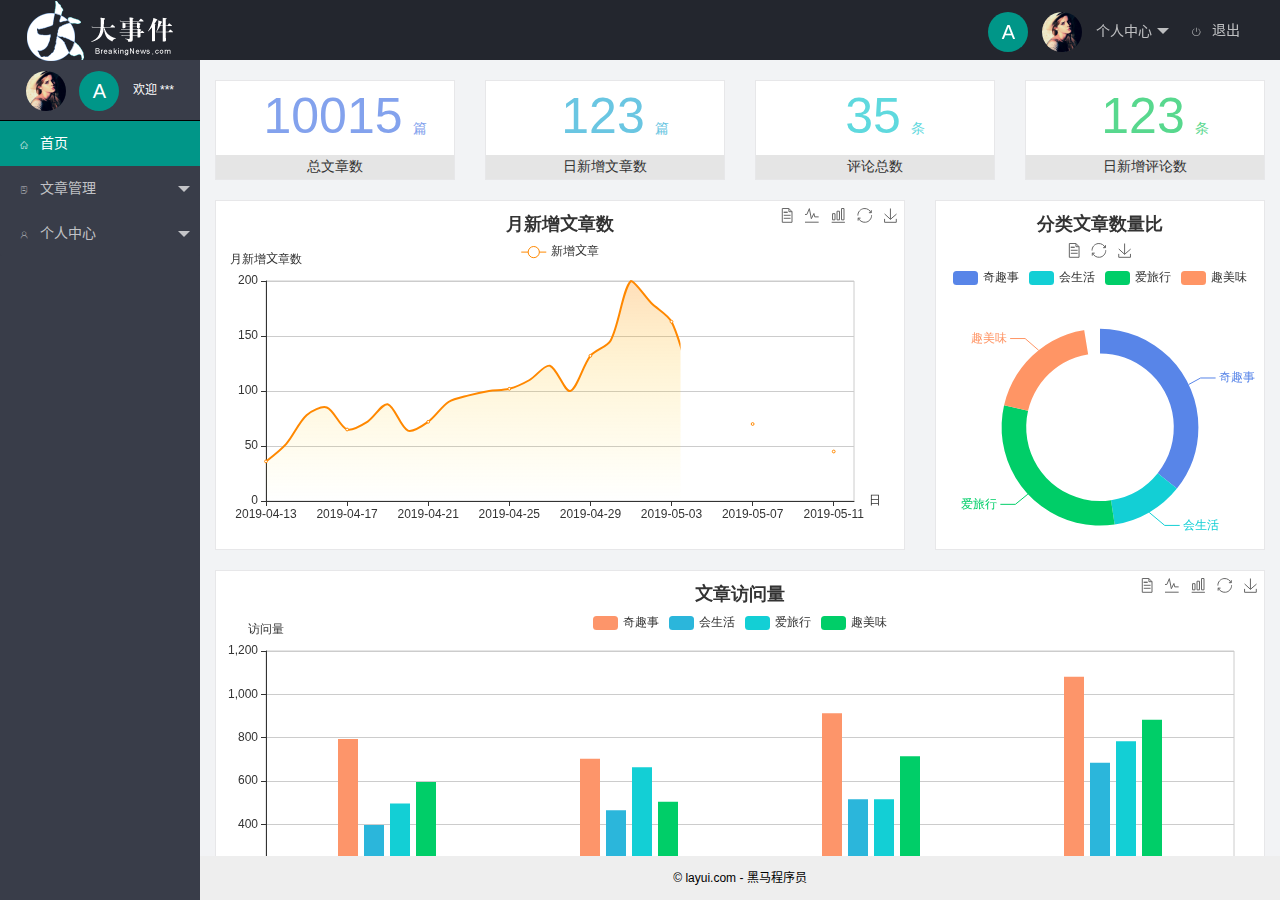
<file: index.html>
<!DOCTYPE html>
<html lang="zh-CN">

<head>
    <meta charset="UTF-8">
    <meta name="viewport" content="width=device-width, initial-scale=1.0">
    <title>Document</title>
</head>

<body>
    <!DOCTYPE html>
    <html>

    <head>
        <meta charset="utf-8">
        <meta name="viewport" content="width=device-width, initial-scale=1, maximum-scale=1">
        <title>大事件-首页</title>
        <link rel="stylesheet" href="./assets/lib/layui/css/layui.css">
        <link rel="stylesheet" href="./assets/fonts/iconfont.css">
        <link rel="stylesheet" href="./assets/css/index.css">
    </head>

    <body class="layui-layout-body">
        <div class="layui-layout layui-layout-admin">
            <div class="layui-header">
                <div class="layui-logo">
                    <img src="./assets/images/logo.png" alt="">
                </div>
                <!-- 头部区域（可配合layui已有的水平导航） -->
                <ul class="layui-nav layui-layout-right">
                    <li class="layui-nav-item">
                        <!-- 头部头像区域 -->
                        <a href="javascript:;" class="userinfo">
                            <span class="user-avatar">A</span>
                            <img src="./assets/images/sample.jpg" class="layui-nav-img">
                            个人中心
                            <!-- <span class="welcome">欢迎 ***</span> -->
                        </a>
                        <dl class="layui-nav-child">
                            <dd><a href="/user/user_info.html" target="fm">基本资料</a></dd>
                            <dd><a href="/user/user_avatar.html" target="fm">设置头像</a></dd>
                            <dd><a href="/user/user_pwd.html" target="fm">重置密码</a></dd>
                        </dl>
                    </li>
                    <li class="layui-nav-item">
                        <a href="javascript:;" id="btnLogout">
                            <span class="iconfont icon-tuichu"></span> 退出
                        </a>
                    </li>
                </ul>
            </div>

            <div class="layui-side layui-bg-black">
                <div class="layui-side-scroll">
                    <!-- 左侧头像区域 -->
                    <div class="userinfo">
                        <img src="./assets/images/sample.jpg" class="layui-nav-img">
                        <span class="user-avatar">A</span>
                        <span class="welcome">欢迎 ***</span>
                    </div>
                    <!-- 左侧导航区域（可配合layui已有的垂直导航） -->
                    <ul class="layui-nav layui-nav-tree" lay-shrink="all">
                        <li class="layui-nav-item layui-this"><a href="/home/dashboard.html" target="fm">
                                <span class="iconfont icon-home"></span>
                                首页
                            </a></li>
                        <li class="layui-nav-item">
                            <a class="" href="javascript:;">
                                <span class="iconfont icon-16"></span>
                                文章管理
                            </a>
                            <dl class="layui-nav-child">
                                <dd><a href="/article/article_cate.html" target="fm"><i
                                            class="layui-icon layui-icon-tree"></i>文章类别</a></dd>
                                <dd><a href="/article/article_list.html" target="fm"><i
                                            class="layui-icon layui-icon-tree"></i>文章列表</a></dd>
                                <dd><a href="/article/article_pub.html" target="fm"><i
                                            class="layui-icon layui-icon-tree"></i>发表文章</a></dd>
                            </dl>
                        </li>
                        <li class="layui-nav-item">
                            <a>
                                <span class="iconfont icon-user"></span>
                                个人中心
                            </a>
                            <dl class="layui-nav-child">
                                <dd><a href="/user/user_info.html" target="fm"><i
                                            class="layui-icon layui-icon-tree"></i>基本资料</a></dd>
                                <dd><a href="/user/user_avatar.html" target="fm"><i
                                            class="layui-icon layui-icon-tree"></i>更换头像</a></dd>
                                <dd><a href="/user/user_pwd.html" target="fm"><i
                                            class="layui-icon layui-icon-tree"></i>重置密码</a></dd>
                            </dl>
                        </li>
                    </ul>
                </div>
            </div>

            <div class="layui-body">
                <!-- 内容主体区域 -->
                <iframe name="fm" src="/home/dashboard.html" frameborder="0"></iframe>
            </div>

            <div class="layui-footer">
                <!-- 底部固定区域 -->
                © layui.com - 黑马程序员
            </div>
        </div>
        <script src="./assets/lib/layui/layui.all.js"></script>
        <script src="./assets/lib/jquery.js"></script>
        <script src="./assets/js/baseAPI.js"></script>
        <script src="./assets/js/index.js"></script>
    </body>

    </html>
</body>

</html>
</file>
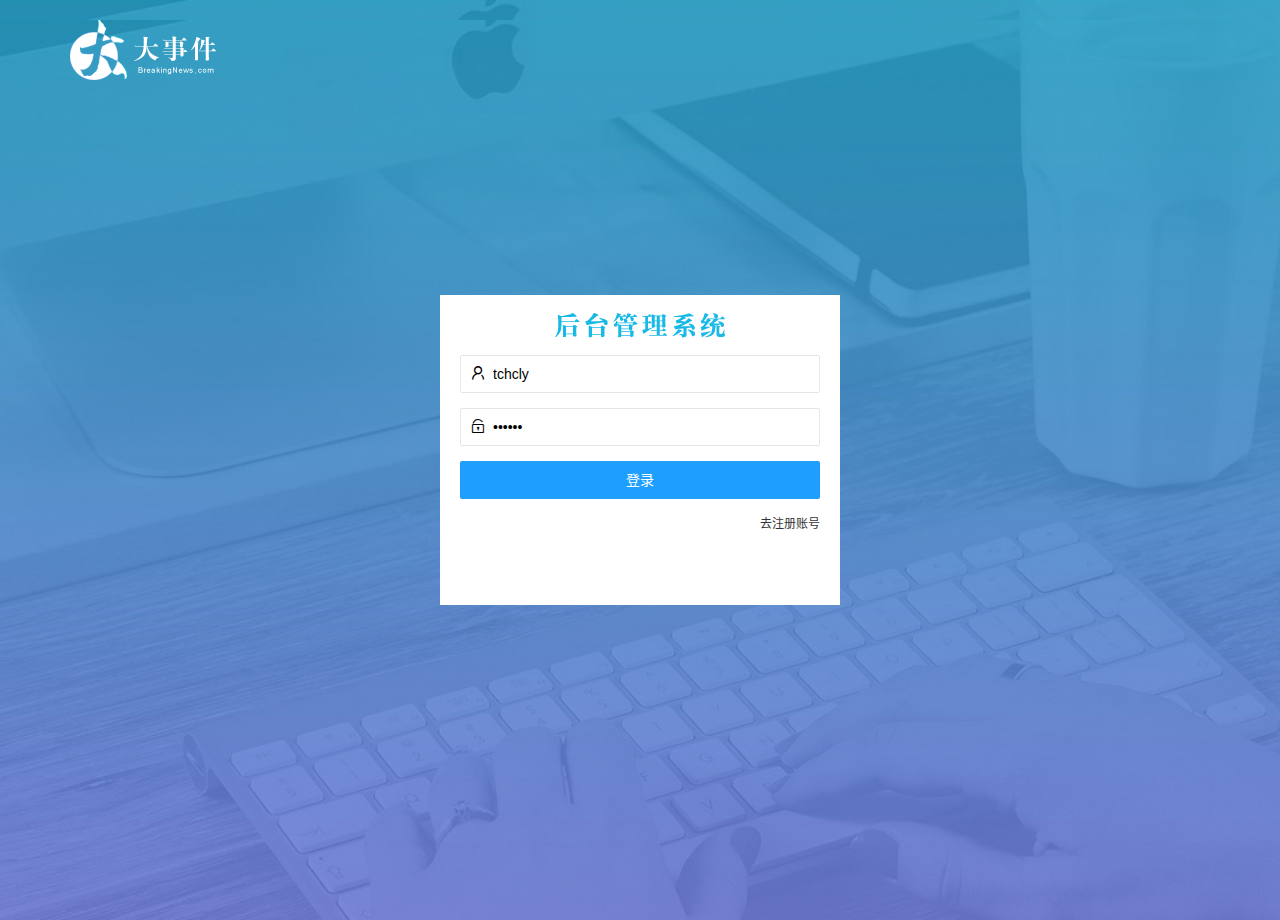
<file: login.html>
<!DOCTYPE html>
<html lang="zh-CN">

<head>
    <meta charset="UTF-8">
    <meta name="viewport" content="width=device-width, initial-scale=1.0">
    <title>大事件-登录/注册</title>
    <link rel="shortcut icon" href="/favicon.ico">
    <!-- 引入layui样式文件 -->
    <link rel="stylesheet" href="./assets/lib/layui/css/layui.css">
    <!-- 引入登陆样式文件 -->
    <link rel="stylesheet" href="./assets/css/login.css">
</head>

<body>
    <!-- 顶部logo -->
    <div class="layui-main">
        <img src="./assets/images/logo.png" alt="">
    </div>
    <!-- 注册和登录 -->
    <div class="loginAndRegBox">
        <div class="titlebox"></div>
        <!-- 登陆的div -->
        <div class="login-box">
            <!-- 登录的表单 -->
            <form class="layui-form" id="form_login">
                <!-- 用户名 -->
                <div class="layui-form-item">
                    <i class="layui-icon layui-icon-username"></i>
                    <input value="tchcly" type="text" name="username" required lay-verify="required"
                        placeholder="请输入用户名" autocomplete="off" class="layui-input" />
                </div>
                <!-- 密码 -->
                <div class="layui-form-item">
                    <i class="layui-icon layui-icon-password"></i>
                    <input value="tchcly" type="password" name="password" required lay-verify="required|pwd"
                        placeholder="请输入密码" autocomplete="off" class="layui-input" />
                </div>
                <!-- 登录按钮 -->
                <div class="layui-form-item">
                    <!-- 注意：表单提交按钮和普通按钮的区别，就是 lay-submit 属性 -->
                    <button class="layui-btn layui-btn-fluid layui-btn-normal" lay-submit>登录</button>
                </div>
                <div class="layui-form-item links">
                    <a href="javascript:;" id="link-reg">去注册账号</a>
                </div>
            </form>
        </div>
        <!-- 注册的div -->
        <div class="reg-box">
            <form class="layui-form" id="form_reg">
                <!-- 用户名 -->
                <div class="layui-form-item">
                    <i class="layui-icon layui-icon-username"></i>
                    <input type="text" name="username" required lay-verify="required" placeholder="请输入用户名"
                        autocomplete="off" class="layui-input" />
                </div>
                <!-- 密码 -->
                <div class="layui-form-item">
                    <i class="layui-icon layui-icon-password"></i>
                    <input type="password" name="password" required lay-verify="required|pwd" placeholder="请输入密码"
                        autocomplete="off" class="layui-input" />
                </div>
                <!-- 确认密码 -->
                <div class="layui-form-item">
                    <i class="layui-icon layui-icon-password"></i>
                    <input type="password" name="repassword" required lay-verify="required|pwd|repwd"
                        placeholder="再次确认密码" autocomplete="off" class="layui-input" />
                </div>
                <!-- 登录按钮 -->
                <div class="layui-form-item">
                    <!-- 注意：表单提交按钮和普通按钮的区别，就是 lay-submit 属性 -->
                    <button class="layui-btn layui-btn-fluid layui-btn-normal" lay-submit>注册</button>
                </div>
                <div class="layui-form-item links">
                    <a href="javascript:;" id="link-login">去登陆</a>
                </div>
            </form>
        </div>
    </div>

    <script src="/assets/lib/layui/layui.all.js"></script>
    <script src="./assets/lib/jquery.js"></script>
    <script src="./assets/js/baseAPI.js"></script>
    <script src="./assets/js/login.js"></script>
</body>

</html>
</file>
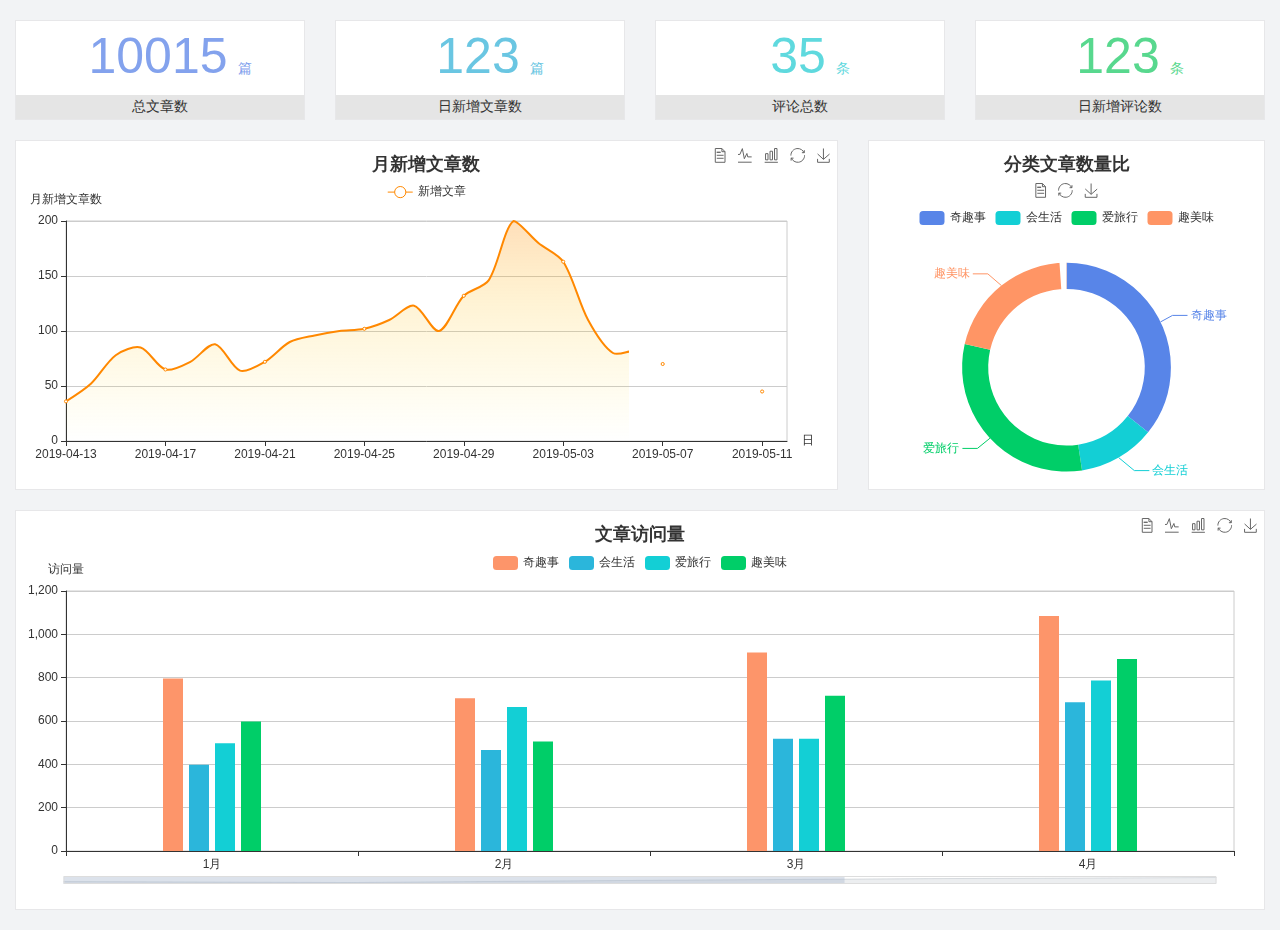
<file: home/dashboard.html>
<!DOCTYPE html>
<html lang="en">

<head>
  <meta charset="UTF-8">
  <meta name="viewport" content="width=device-width, initial-scale=1.0">
  <meta http-equiv="X-UA-Compatible" content="ie=edge">
  <title>图表统计</title>
  <link rel="stylesheet" href="../../assets/lib/bootstrap.css" />
  <link rel="stylesheet" href="../../assets/lib/main.css" />
  <script src="../../assets/lib/jquery.js"></script>
  <script type="text/javascript" src="../../assets/lib/echarts.min.js"></script>
</head>

<body>
  <div class="container-fluid">
    <div class="row spannel_list">
      <div class="col-sm-3 col-xs-6">
        <div class="spannel">
          <em>10015</em><span>篇</span>
          <b>总文章数</b>
        </div>
      </div>
      <div class="col-sm-3 col-xs-6">
        <div class="spannel scolor01">
          <em>123</em><span>篇</span>
          <b>日新增文章数</b>
        </div>
      </div>
      <div class="col-sm-3 col-xs-6">
        <div class="spannel scolor02">
          <em>35</em><span>条</span>
          <b>评论总数</b>
        </div>
      </div>
      <div class="col-sm-3 col-xs-6">
        <div class="spannel scolor03">
          <em>123</em><span>条</span>
          <b>日新增评论数</b>
        </div>
      </div>
    </div>
  </div>

  <div class="container-fluid">
    <div class="row curve-pie">
      <div class="col-lg-8 col-md-8">
        <div class="gragh_pannel" id="curve_show"></div>
      </div>
      <div class="col-lg-4 col-md-4">
        <div class="gragh_pannel" id="pie_show"></div>
      </div>
    </div>
  </div>

  <div class="container-fluid">
    <div class="column_pannel" id="column_show"></div>
  </div>

  <script>
    var oChart = echarts.init(document.getElementById('curve_show'));
    var aList_all = [
      { 'count': 36, 'date': '2019-04-13' },
      { 'count': 52, 'date': '2019-04-14' },
      { 'count': 78, 'date': '2019-04-15' },
      { 'count': 85, 'date': '2019-04-16' },
      { 'count': 65, 'date': '2019-04-17' },
      { 'count': 72, 'date': '2019-04-18' },
      { 'count': 88, 'date': '2019-04-19' },
      { 'count': 64, 'date': '2019-04-20' },
      { 'count': 72, 'date': '2019-04-21' },
      { 'count': 90, 'date': '2019-04-22' },
      { 'count': 96, 'date': '2019-04-23' },
      { 'count': 100, 'date': '2019-04-24' },
      { 'count': 102, 'date': '2019-04-25' },
      { 'count': 110, 'date': '2019-04-26' },
      { 'count': 123, 'date': '2019-04-27' },
      { 'count': 100, 'date': '2019-04-28' },
      { 'count': 132, 'date': '2019-04-29' },
      { 'count': 146, 'date': '2019-04-30' },
      { 'count': 200, 'date': '2019-05-01' },
      { 'count': 180, 'date': '2019-05-02' },
      { 'count': 163, 'date': '2019-05-03' },
      { 'count': 110, 'date': '2019-05-04' },
      { 'count': 80, 'date': '2019-05-05' },
      { 'count': 82, 'date': '2019-05-06' },
      { 'count': 70, 'date': '2019-05-07' },
      { 'count': 65, 'date': '2019-05-08' },
      { 'count': 54, 'date': '2019-05-09' },
      { 'count': 40, 'date': '2019-05-10' },
      { 'count': 45, 'date': '2019-05-11' },
      { 'count': 38, 'date': '2019-05-12' },
    ];

    let aCount = [];
    let aDate = [];

    for (var i = 0; i < aList_all.length; i++) {
      aCount.push(aList_all[i].count);
      aDate.push(aList_all[i].date);
    }

    var chartopt = {
      title: {
        text: '月新增文章数',
        left: 'center',
        top: '10'
      },
      tooltip: {
        trigger: 'axis'
      },
      legend: {
        data: ['新增文章'],
        top: '40'
      },
      toolbox: {
        show: true,
        feature: {
          mark: { show: true },
          dataView: { show: true, readOnly: false },
          magicType: { show: true, type: ['line', 'bar'] },
          restore: { show: true },
          saveAsImage: { show: true }
        }
      },
      calculable: true,
      xAxis: [
        {
          name: '日',
          type: 'category',
          boundaryGap: false,
          data: aDate
        }
      ],
      yAxis: [
        {
          name: '月新增文章数',
          type: 'value'
        }
      ],
      series: [
        {
          name: '新增文章',
          type: 'line',
          smooth: true,
          itemStyle: { normal: { areaStyle: { type: 'default' }, color: '#f80' }, lineStyle: { color: '#f80' } },
          data: aCount
        }],
      areaStyle: {
        normal: {
          color: new echarts.graphic.LinearGradient(0, 0, 0, 1, [{
            offset: 0,
            color: 'rgba(255,136,0,0.39)'
          }, {
            offset: .34,
            color: 'rgba(255,180,0,0.25)'
          }, {
            offset: 1,
            color: 'rgba(255,222,0,0.00)'
          }])

        }
      },
      grid: {
        show: true,
        x: 50,
        x2: 50,
        y: 80,
        height: 220
      }
    };

    oChart.setOption(chartopt);


    var oPie = echarts.init(document.getElementById('pie_show'));
    var oPieopt =
    {
      title: {
        top: 10,
        text: '分类文章数量比',
        x: 'center'
      },
      tooltip: {
        trigger: 'item',
        formatter: "{a} <br/>{b} : {c} ({d}%)"
      },
      color: ['#5885e8', '#13cfd5', '#00ce68', '#ff9565'],
      legend: {
        x: 'center',
        top: 65,
        data: ['奇趣事', '会生活', '爱旅行', '趣美味']
      },
      toolbox: {
        show: true,
        x: 'center',
        top: 35,
        feature: {
          mark: { show: true },
          dataView: { show: true, readOnly: false },
          magicType: {
            show: true,
            type: ['pie', 'funnel'],
            option: {
              funnel: {
                x: '25%',
                width: '50%',
                funnelAlign: 'left',
                max: 1548
              }
            }
          },
          restore: { show: true },
          saveAsImage: { show: true }
        }
      },
      calculable: true,
      series: [
        {
          name: '访问来源',
          type: 'pie',
          radius: ['45%', '60%'],
          center: ['50%', '65%'],
          data: [
            { value: 300, name: '奇趣事' },
            { value: 100, name: '会生活' },
            { value: 260, name: '爱旅行' },
            { value: 180, name: '趣美味' }
          ]
        }
      ]
    };
    oPie.setOption(oPieopt);



    var oColumn = this.echarts.init(document.getElementById('column_show'));
    var oColumnopt =
    {
      title: {
        text: '文章访问量',
        left: 'center',
        top: '10'
      },
      tooltip: {
        trigger: 'axis'
      },
      legend: {
        data: ['奇趣事', '会生活', '爱旅行', '趣美味'],
        top: '40'
      },
      toolbox: {
        show: true,
        feature: {
          mark: { show: true },
          dataView: { show: true, readOnly: false },
          magicType: { show: true, type: ['line', 'bar'] },
          restore: { show: true },
          saveAsImage: { show: true }
        }
      },
      calculable: true,
      xAxis: [
        {
          type: 'category',
          data: ['1月', '2月', '3月', '4月', '5月']
        }
      ],
      yAxis: [
        {
          name: '访问量',
          type: 'value'
        }
      ],
      series: [
        {
          name: '奇趣事',
          type: 'bar',
          barWidth: 20,
          itemStyle: {
            normal: { areaStyle: { type: 'default' }, color: '#fd956a' }
          },
          data: [800, 708, 920, 1090, 1200]
        },
        {
          name: '会生活',
          type: 'bar',
          barWidth: 20,
          itemStyle: {
            normal: { areaStyle: { type: 'default' }, color: '#2bb6db' }
          },
          data: [400, 468, 520, 690, 800]
        },
        {
          name: '爱旅行',
          type: 'bar',
          barWidth: 20,
          itemStyle: {
            normal: { areaStyle: { type: 'default' }, color: '#13cfd5' }
          },
          data: [500, 668, 520, 790, 900]
        },
        {
          name: '趣美味',
          type: 'bar',
          barWidth: 20,
          itemStyle: {
            normal: { areaStyle: { type: 'default' }, color: '#00ce68' }
          },
          data: [600, 508, 720, 890, 1000]
        }
      ],
      grid: {
        show: true,
        x: 50,
        x2: 30,
        y: 80,
        height: 260
      },
      dataZoom: [//给x轴设置滚动条
        {
          start: 0,//默认为0
          end: 100 - 1000 / 31,//默认为100
          type: 'slider',
          show: true,
          xAxisIndex: [0],
          handleSize: 0,//滑动条的 左右2个滑动条的大小
          height: 8,//组件高度
          left: 45, //左边的距离
          right: 50,//右边的距离
          bottom: 26,//右边的距离
          handleColor: '#ddd',//h滑动图标的颜色
          handleStyle: {
            borderColor: "#cacaca",
            borderWidth: "1",
            shadowBlur: 2,
            background: "#ddd",
            shadowColor: "#ddd",
          }
        }]
    };
    oColumn.setOption(oColumnopt);
  </script>
</body>

</html>
</file>
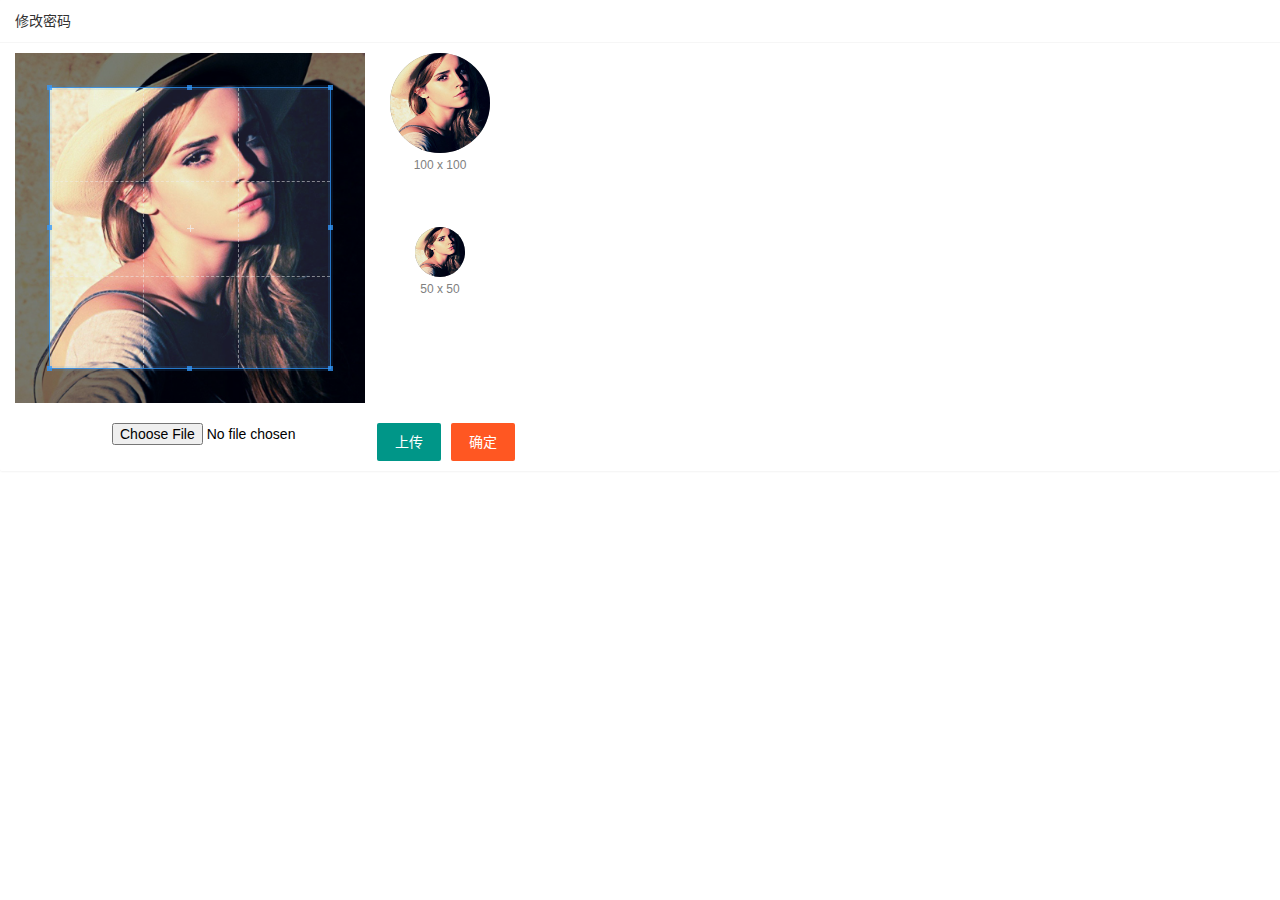
<file: user/user_avatar.html>
<!DOCTYPE html>
<html lang="zh-CN">

<head>
    <meta charset="UTF-8">
    <meta name="viewport" content="width=device-width, initial-scale=1.0">
    <title>Document</title>
    <link rel="stylesheet" href="/assets/lib/layui/css/layui.css">
    <link rel="stylesheet" href="/assets/lib/cropper/cropper.css" />
    <link rel="stylesheet" href="/assets/css/user/user_avatar.css">
</head>

<body>
    <div class="layui-card">
        <div class="layui-card-header">修改密码</div>
        <div class="layui-card-body">
            <!-- 第一行的图片裁剪和预览区域 -->
            <div class="row1">
                <!-- 图片裁剪区域 -->
                <div class="cropper-box">
                    <!-- 这个 img 标签很重要，将来会把它初始化为裁剪区域 -->
                    <img id="image" src="/assets/images/sample.jpg" />
                </div>
                <!-- 图片的预览区域 -->
                <div class="preview-box">
                    <div>
                        <!-- 宽高为 100px 的预览区域 -->
                        <div class="img-preview w100"></div>
                        <p class="size">100 x 100</p>
                    </div>
                    <div>
                        <!-- 宽高为 50px 的预览区域 -->
                        <div class="img-preview w50"></div>
                        <p class="size">50 x 50</p>
                    </div>
                </div>
            </div>

            <!-- 第二行的按钮区域 -->
            <div class="row2">
                <input type="file" accept="image/png,img/jpeg" name="" id="file">
                <button type="button" class="layui-btn" id="btnChooseImage">上传</button>
                <button type="button" id="btnUpload" class="layui-btn layui-btn-danger">确定</button>
            </div>
        </div>
    </div>


    <script src="/assets/lib/layui/layui.all.js"></script>
    <script src="/assets/lib/jquery.js"></script>
    <script src="/assets/lib/cropper/Cropper.js"></script>
    <script src="/assets/lib/cropper/jquery-cropper.js"></script>
    <script src="/assets/js/baseAPI.js"></script>
    <script src="/assets/js/user/user_avatar.js"></script>
</body>

</html>
</file>
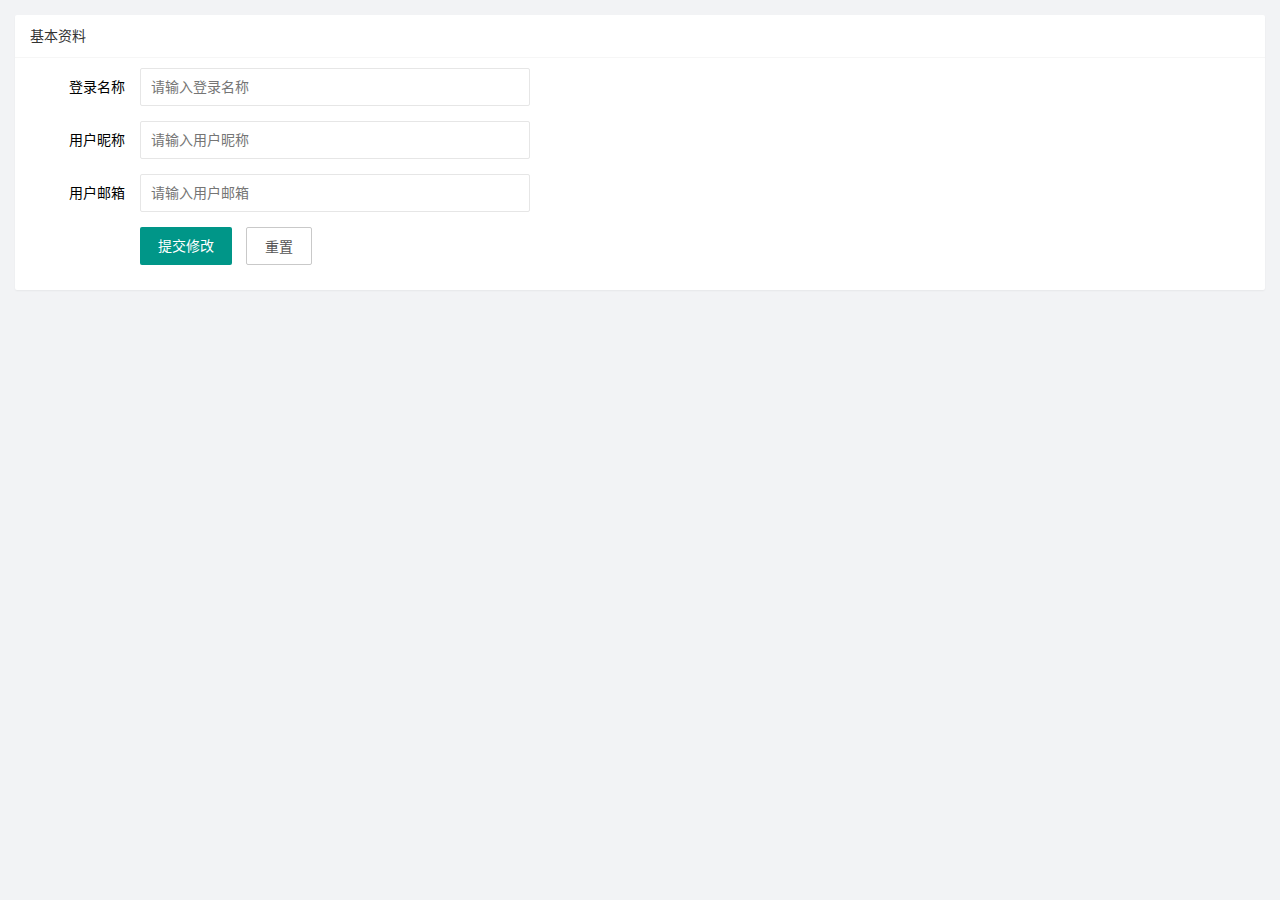
<file: user/user_info.html>
<!DOCTYPE html>
<html lang="zh-CN">

<head>
    <meta charset="UTF-8">
    <meta name="viewport" content="width=device-width, initial-scale=1.0">
    <title>Document</title>
    <link rel="stylesheet" href="/assets/lib/layui/css/layui.css">
    <link rel="stylesheet" href="/assets/css/user/user_info.css">
</head>

<body>
    <div class="layui-card">
        <div class="layui-card-header">基本资料</div>
        <div class="layui-card-body">
            <form class="layui-form" lay-filter="formUserInfo">
                <!-- 隐藏域 -->
                <input type="hidden" name="id">
                <div class="layui-form-item">
                    <label class="layui-form-label">登录名称</label>
                    <div class="layui-input-block">
                        <input type="text" name="username" required lay-verify="required|username" placeholder="请输入登录名称"
                            autocomplete="off" class="layui-input">
                    </div>
                </div>
                <div class="layui-form-item">
                    <label class="layui-form-label">用户昵称</label>
                    <div class="layui-input-block">
                        <input type="text" name="nickname" required lay-verify="required|nickname" placeholder="请输入用户昵称"
                            autocomplete="off" class="layui-input">
                    </div>
                </div>
                <div class="layui-form-item">
                    <label class="layui-form-label">用户邮箱</label>
                    <div class="layui-input-block">
                        <input type="text" name="email" required lay-verify="required|email" placeholder="请输入用户邮箱"
                            autocomplete="off" class="layui-input">
                    </div>
                </div>
                <div class="layui-form-item">
                    <div class="layui-input-block">
                        <button class="layui-btn" lay-submit lay-filter="formDemo">提交修改</button>
                        <button type="reset" id="btnReset" class="layui-btn layui-btn-primary">重置</button>
                    </div>
                </div>
            </form>
        </div>
    </div>


    <script src="/assets/lib/layui/layui.all.js"></script>
    <script src="/assets/lib/jquery.js"></script>
    <script src="/assets/js/baseAPI.js"></script>
    <script src="/assets/js/user/user_info.js"></script>
</body>

</html>
</file>
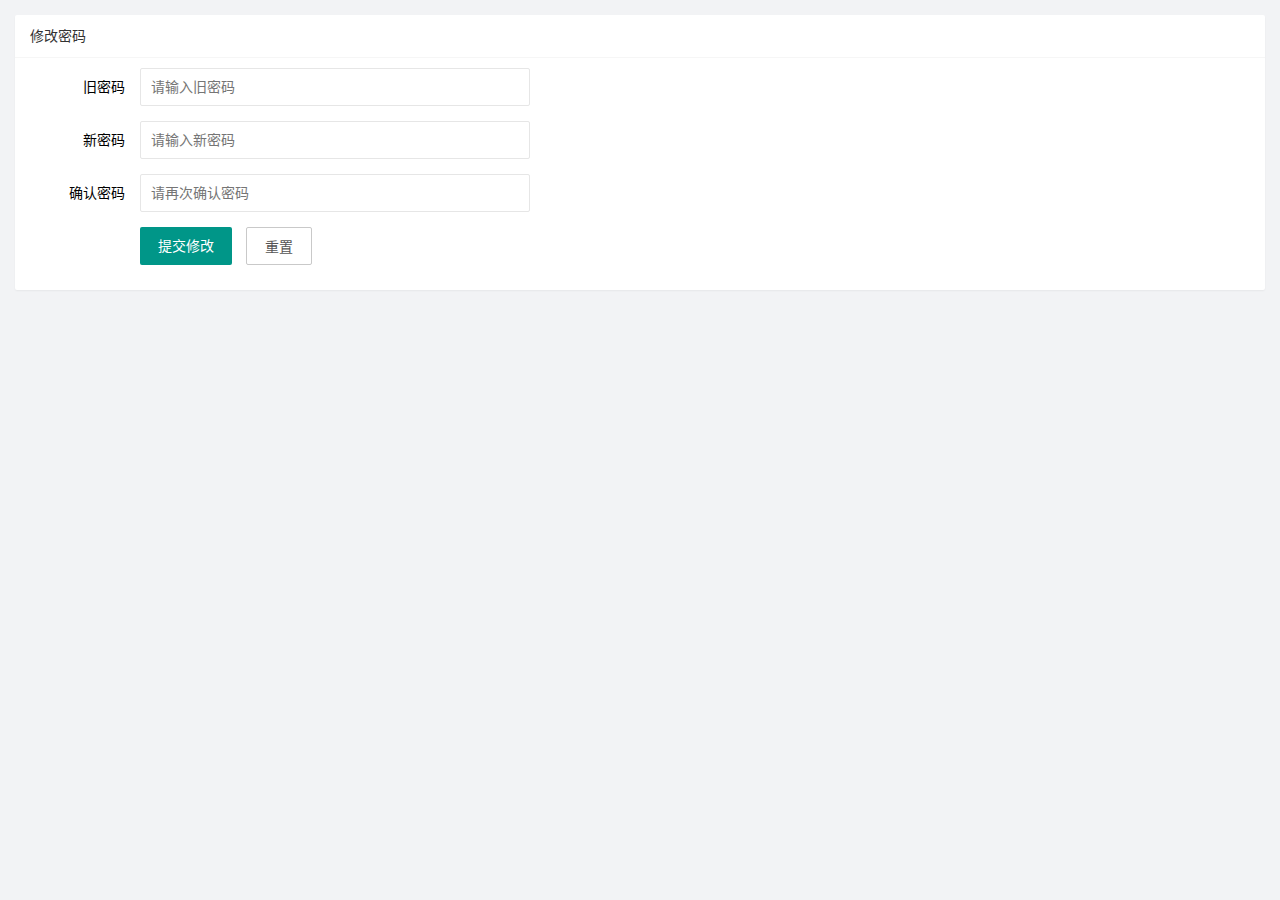
<file: user/user_pwd.html>
<!DOCTYPE html>
<html lang="zh-CN">

<head>
    <meta charset="UTF-8">
    <meta name="viewport" content="width=device-width, initial-scale=1.0">
    <title>Document</title>
    <link rel="stylesheet" href="/assets/lib/layui/css/layui.css">
    <link rel="stylesheet" href="/assets/css/user/user_info.css">
</head>

<body>
    <div class="layui-card">
        <div class="layui-card-header">修改密码</div>
        <div class="layui-card-body">
            <form class="layui-form" lay-filter="formUserInfo">
                <!-- 隐藏域 -->
                <input type="hidden" name="id">
                <div class="layui-form-item">
                    <label class="layui-form-label">旧密码</label>
                    <div class="layui-input-block">
                        <input type="text" name="oldPwd" required lay-verify="required|pwd" placeholder="请输入旧密码"
                            autocomplete="off" class="layui-input">
                    </div>
                </div>
                <div class="layui-form-item">
                    <label class="layui-form-label">新密码</label>
                    <div class="layui-input-block">
                        <input type="text" name="newPwd" required lay-verify="required|pwd|samePwd" placeholder="请输入新密码"
                            autocomplete="off" class="layui-input">
                    </div>
                </div>
                <div class="layui-form-item">
                    <label class="layui-form-label">确认密码</label>
                    <div class="layui-input-block">
                        <input type="text" name="rePwd" required lay-verify="required|pwd|rePwd" placeholder="请再次确认密码"
                            autocomplete="off" class="layui-input">
                    </div>
                </div>
                <div class="layui-form-item">
                    <div class="layui-input-block">
                        <button class="layui-btn" lay-submit lay-filter="formDemo">提交修改</button>
                        <button type="reset" id="btnReset" class="layui-btn layui-btn-primary">重置</button>
                    </div>
                </div>
            </form>
        </div>
    </div>


    <script src="/assets/lib/layui/layui.all.js"></script>
    <script src="/assets/lib/jquery.js"></script>
    <script src="/assets/js/baseAPI.js"></script>
    <script src="/assets/js/user/user_pwd.js"></script>
</body>

</html>
</file>
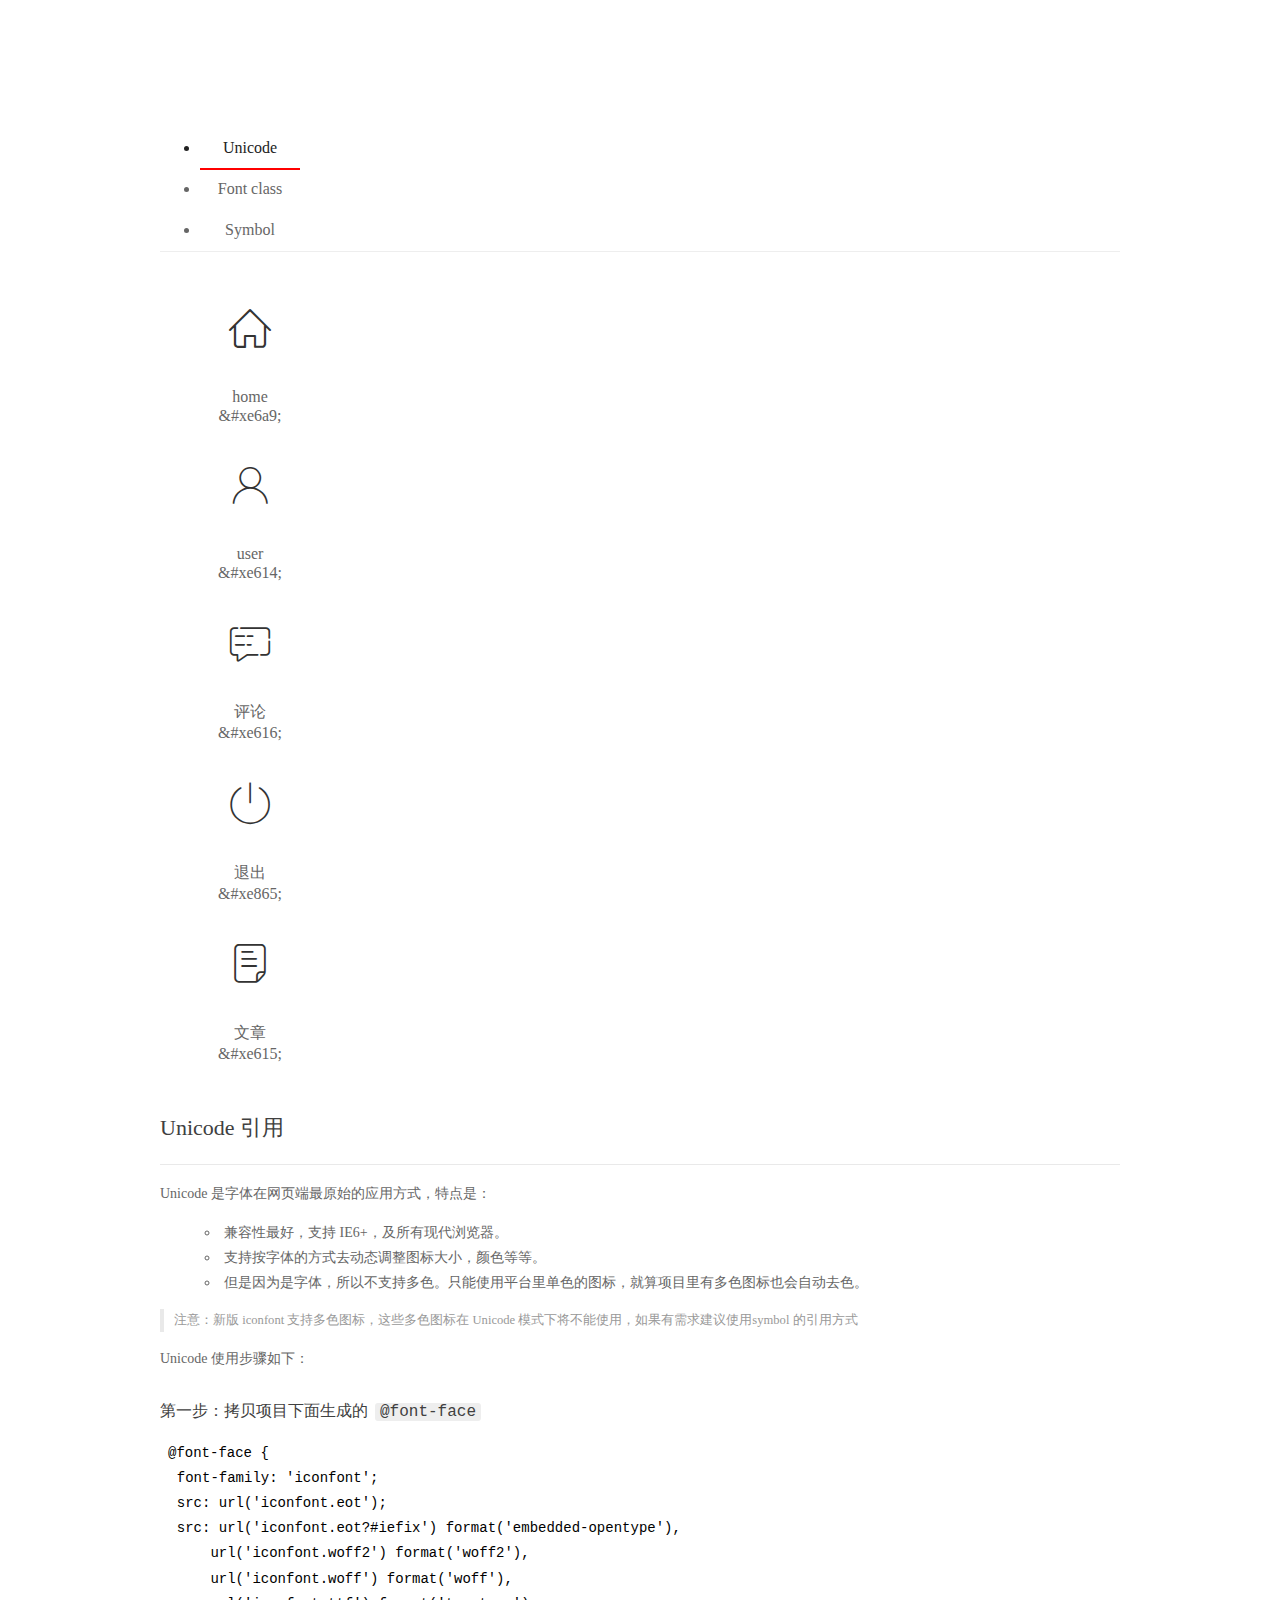
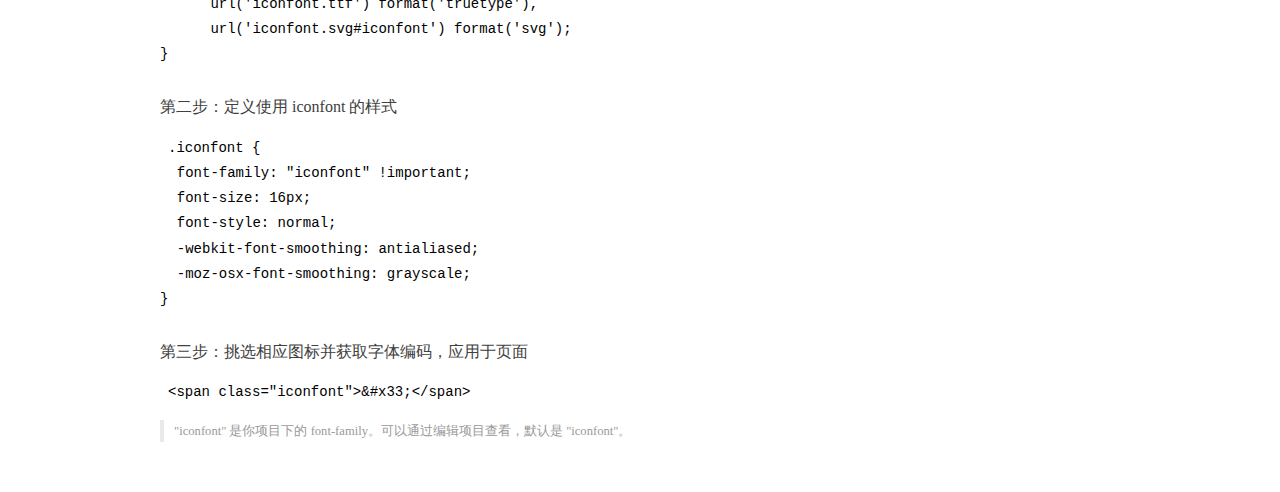
<file: assets/fonts/demo_index.html>
<!DOCTYPE html>
<html>
<head>
  <meta charset="utf-8"/>
  <title>IconFont Demo</title>
  <link rel="shortcut icon" href="https://gtms04.alicdn.com/tps/i4/TB1_oz6GVXXXXaFXpXXJDFnIXXX-64-64.ico" type="image/x-icon"/>
  <link rel="stylesheet" href="https://g.alicdn.com/thx/cube/1.3.2/cube.min.css">
  <link rel="stylesheet" href="demo.css">
  <link rel="stylesheet" href="iconfont.css">
  <script src="iconfont.js"></script>
  <!-- jQuery -->
  <script src="https://a1.alicdn.com/oss/uploads/2018/12/26/7bfddb60-08e8-11e9-9b04-53e73bb6408b.js"></script>
  <!-- 代码高亮 -->
  <script src="https://a1.alicdn.com/oss/uploads/2018/12/26/a3f714d0-08e6-11e9-8a15-ebf944d7534c.js"></script>
</head>
<body>
  <div class="main">
    <h1 class="logo"><a href="https://www.iconfont.cn/" title="iconfont 首页" target="_blank">&#xe86b;</a></h1>
    <div class="nav-tabs">
      <ul id="tabs" class="dib-box">
        <li class="dib active"><span>Unicode</span></li>
        <li class="dib"><span>Font class</span></li>
        <li class="dib"><span>Symbol</span></li>
      </ul>
      
    </div>
    <div class="tab-container">
      <div class="content unicode" style="display: block;">
          <ul class="icon_lists dib-box">
          
            <li class="dib">
              <span class="icon iconfont">&#xe6a9;</span>
                <div class="name">home</div>
                <div class="code-name">&amp;#xe6a9;</div>
              </li>
          
            <li class="dib">
              <span class="icon iconfont">&#xe614;</span>
                <div class="name">user</div>
                <div class="code-name">&amp;#xe614;</div>
              </li>
          
            <li class="dib">
              <span class="icon iconfont">&#xe616;</span>
                <div class="name">评论</div>
                <div class="code-name">&amp;#xe616;</div>
              </li>
          
            <li class="dib">
              <span class="icon iconfont">&#xe865;</span>
                <div class="name">退出</div>
                <div class="code-name">&amp;#xe865;</div>
              </li>
          
            <li class="dib">
              <span class="icon iconfont">&#xe615;</span>
                <div class="name">文章</div>
                <div class="code-name">&amp;#xe615;</div>
              </li>
          
          </ul>
          <div class="article markdown">
          <h2 id="unicode-">Unicode 引用</h2>
          <hr>

          <p>Unicode 是字体在网页端最原始的应用方式，特点是：</p>
          <ul>
            <li>兼容性最好，支持 IE6+，及所有现代浏览器。</li>
            <li>支持按字体的方式去动态调整图标大小，颜色等等。</li>
            <li>但是因为是字体，所以不支持多色。只能使用平台里单色的图标，就算项目里有多色图标也会自动去色。</li>
          </ul>
          <blockquote>
            <p>注意：新版 iconfont 支持多色图标，这些多色图标在 Unicode 模式下将不能使用，如果有需求建议使用symbol 的引用方式</p>
          </blockquote>
          <p>Unicode 使用步骤如下：</p>
          <h3 id="-font-face">第一步：拷贝项目下面生成的 <code>@font-face</code></h3>
<pre><code class="language-css"
>@font-face {
  font-family: 'iconfont';
  src: url('iconfont.eot');
  src: url('iconfont.eot?#iefix') format('embedded-opentype'),
      url('iconfont.woff2') format('woff2'),
      url('iconfont.woff') format('woff'),
      url('iconfont.ttf') format('truetype'),
      url('iconfont.svg#iconfont') format('svg');
}
</code></pre>
          <h3 id="-iconfont-">第二步：定义使用 iconfont 的样式</h3>
<pre><code class="language-css"
>.iconfont {
  font-family: "iconfont" !important;
  font-size: 16px;
  font-style: normal;
  -webkit-font-smoothing: antialiased;
  -moz-osx-font-smoothing: grayscale;
}
</code></pre>
          <h3 id="-">第三步：挑选相应图标并获取字体编码，应用于页面</h3>
<pre>
<code class="language-html"
>&lt;span class="iconfont"&gt;&amp;#x33;&lt;/span&gt;
</code></pre>
          <blockquote>
            <p>"iconfont" 是你项目下的 font-family。可以通过编辑项目查看，默认是 "iconfont"。</p>
          </blockquote>
          </div>
      </div>
      <div class="content font-class">
        <ul class="icon_lists dib-box">
          
          <li class="dib">
            <span class="icon iconfont icon-home"></span>
            <div class="name">
              home
            </div>
            <div class="code-name">.icon-home
            </div>
          </li>
          
          <li class="dib">
            <span class="icon iconfont icon-user"></span>
            <div class="name">
              user
            </div>
            <div class="code-name">.icon-user
            </div>
          </li>
          
          <li class="dib">
            <span class="icon iconfont icon-pinglun"></span>
            <div class="name">
              评论
            </div>
            <div class="code-name">.icon-pinglun
            </div>
          </li>
          
          <li class="dib">
            <span class="icon iconfont icon-tuichu"></span>
            <div class="name">
              退出
            </div>
            <div class="code-name">.icon-tuichu
            </div>
          </li>
          
          <li class="dib">
            <span class="icon iconfont icon-16"></span>
            <div class="name">
              文章
            </div>
            <div class="code-name">.icon-16
            </div>
          </li>
          
        </ul>
        <div class="article markdown">
        <h2 id="font-class-">font-class 引用</h2>
        <hr>

        <p>font-class 是 Unicode 使用方式的一种变种，主要是解决 Unicode 书写不直观，语意不明确的问题。</p>
        <p>与 Unicode 使用方式相比，具有如下特点：</p>
        <ul>
          <li>兼容性良好，支持 IE8+，及所有现代浏览器。</li>
          <li>相比于 Unicode 语意明确，书写更直观。可以很容易分辨这个 icon 是什么。</li>
          <li>因为使用 class 来定义图标，所以当要替换图标时，只需要修改 class 里面的 Unicode 引用。</li>
          <li>不过因为本质上还是使用的字体，所以多色图标还是不支持的。</li>
        </ul>
        <p>使用步骤如下：</p>
        <h3 id="-fontclass-">第一步：引入项目下面生成的 fontclass 代码：</h3>
<pre><code class="language-html">&lt;link rel="stylesheet" href="./iconfont.css"&gt;
</code></pre>
        <h3 id="-">第二步：挑选相应图标并获取类名，应用于页面：</h3>
<pre><code class="language-html">&lt;span class="iconfont icon-xxx"&gt;&lt;/span&gt;
</code></pre>
        <blockquote>
          <p>"
            iconfont" 是你项目下的 font-family。可以通过编辑项目查看，默认是 "iconfont"。</p>
        </blockquote>
      </div>
      </div>
      <div class="content symbol">
          <ul class="icon_lists dib-box">
          
            <li class="dib">
                <svg class="icon svg-icon" aria-hidden="true">
                  <use xlink:href="#icon-home"></use>
                </svg>
                <div class="name">home</div>
                <div class="code-name">#icon-home</div>
            </li>
          
            <li class="dib">
                <svg class="icon svg-icon" aria-hidden="true">
                  <use xlink:href="#icon-user"></use>
                </svg>
                <div class="name">user</div>
                <div class="code-name">#icon-user</div>
            </li>
          
            <li class="dib">
                <svg class="icon svg-icon" aria-hidden="true">
                  <use xlink:href="#icon-pinglun"></use>
                </svg>
                <div class="name">评论</div>
                <div class="code-name">#icon-pinglun</div>
            </li>
          
            <li class="dib">
                <svg class="icon svg-icon" aria-hidden="true">
                  <use xlink:href="#icon-tuichu"></use>
                </svg>
                <div class="name">退出</div>
                <div class="code-name">#icon-tuichu</div>
            </li>
          
            <li class="dib">
                <svg class="icon svg-icon" aria-hidden="true">
                  <use xlink:href="#icon-16"></use>
                </svg>
                <div class="name">文章</div>
                <div class="code-name">#icon-16</div>
            </li>
          
          </ul>
          <div class="article markdown">
          <h2 id="symbol-">Symbol 引用</h2>
          <hr>

          <p>这是一种全新的使用方式，应该说这才是未来的主流，也是平台目前推荐的用法。相关介绍可以参考这篇<a href="">文章</a>
            这种用法其实是做了一个 SVG 的集合，与另外两种相比具有如下特点：</p>
          <ul>
            <li>支持多色图标了，不再受单色限制。</li>
            <li>通过一些技巧，支持像字体那样，通过 <code>font-size</code>, <code>color</code> 来调整样式。</li>
            <li>兼容性较差，支持 IE9+，及现代浏览器。</li>
            <li>浏览器渲染 SVG 的性能一般，还不如 png。</li>
          </ul>
          <p>使用步骤如下：</p>
          <h3 id="-symbol-">第一步：引入项目下面生成的 symbol 代码：</h3>
<pre><code class="language-html">&lt;script src="./iconfont.js"&gt;&lt;/script&gt;
</code></pre>
          <h3 id="-css-">第二步：加入通用 CSS 代码（引入一次就行）：</h3>
<pre><code class="language-html">&lt;style&gt;
.icon {
  width: 1em;
  height: 1em;
  vertical-align: -0.15em;
  fill: currentColor;
  overflow: hidden;
}
&lt;/style&gt;
</code></pre>
          <h3 id="-">第三步：挑选相应图标并获取类名，应用于页面：</h3>
<pre><code class="language-html">&lt;svg class="icon" aria-hidden="true"&gt;
  &lt;use xlink:href="#icon-xxx"&gt;&lt;/use&gt;
&lt;/svg&gt;
</code></pre>
          </div>
      </div>

    </div>
  </div>
  <script>
  $(document).ready(function () {
      $('.tab-container .content:first').show()

      $('#tabs li').click(function (e) {
        var tabContent = $('.tab-container .content')
        var index = $(this).index()

        if ($(this).hasClass('active')) {
          return
        } else {
          $('#tabs li').removeClass('active')
          $(this).addClass('active')

          tabContent.hide().eq(index).fadeIn()
        }
      })
    })
  </script>
</body>
</html>
</file>
<file: assets/lib/layui/css/layui.css>
/** layui-v2.5.5 MIT License By https://www.layui.com */
 .layui-inline,img{display:inline-block;vertical-align:middle}h1,h2,h3,h4,h5,h6{font-weight:400}.layui-edge,.layui-header,.layui-inline,.layui-main{position:relative}.layui-body,.layui-edge,.layui-elip{overflow:hidden}.layui-btn,.layui-edge,.layui-inline,img{vertical-align:middle}.layui-btn,.layui-disabled,.layui-icon,.layui-unselect{-moz-user-select:none;-webkit-user-select:none;-ms-user-select:none}.layui-elip,.layui-form-checkbox span,.layui-form-pane .layui-form-label{text-overflow:ellipsis;white-space:nowrap}.layui-breadcrumb,.layui-tree-btnGroup{visibility:hidden}blockquote,body,button,dd,div,dl,dt,form,h1,h2,h3,h4,h5,h6,input,li,ol,p,pre,td,textarea,th,ul{margin:0;padding:0;-webkit-tap-highlight-color:rgba(0,0,0,0)}a:active,a:hover{outline:0}img{border:none}li{list-style:none}table{border-collapse:collapse;border-spacing:0}h4,h5,h6{font-size:100%}button,input,optgroup,option,select,textarea{font-family:inherit;font-size:inherit;font-style:inherit;font-weight:inherit;outline:0}pre{white-space:pre-wrap;white-space:-moz-pre-wrap;white-space:-pre-wrap;white-space:-o-pre-wrap;word-wrap:break-word}body{line-height:24px;font:14px Helvetica Neue,Helvetica,PingFang SC,Tahoma,Arial,sans-serif}hr{height:1px;margin:10px 0;border:0;clear:both}a{color:#333;text-decoration:none}a:hover{color:#777}a cite{font-style:normal;*cursor:pointer}.layui-border-box,.layui-border-box *{box-sizing:border-box}.layui-box,.layui-box *{box-sizing:content-box}.layui-clear{clear:both;*zoom:1}.layui-clear:after{content:'\20';clear:both;*zoom:1;display:block;height:0}.layui-inline{*display:inline;*zoom:1}.layui-edge{display:inline-block;width:0;height:0;border-width:6px;border-style:dashed;border-color:transparent}.layui-edge-top{top:-4px;border-bottom-color:#999;border-bottom-style:solid}.layui-edge-right{border-left-color:#999;border-left-style:solid}.layui-edge-bottom{top:2px;border-top-color:#999;border-top-style:solid}.layui-edge-left{border-right-color:#999;border-right-style:solid}.layui-disabled,.layui-disabled:hover{color:#d2d2d2!important;cursor:not-allowed!important}.layui-circle{border-radius:100%}.layui-show{display:block!important}.layui-hide{display:none!important}@font-face{font-family:layui-icon;src:url(../font/iconfont.eot?v=250);src:url(../font/iconfont.eot?v=250#iefix) format('embedded-opentype'),url(../font/iconfont.woff2?v=250) format('woff2'),url(../font/iconfont.woff?v=250) format('woff'),url(../font/iconfont.ttf?v=250) format('truetype'),url(../font/iconfont.svg?v=250#layui-icon) format('svg')}.layui-icon{font-family:layui-icon!important;font-size:16px;font-style:normal;-webkit-font-smoothing:antialiased;-moz-osx-font-smoothing:grayscale}.layui-icon-reply-fill:before{content:"\e611"}.layui-icon-set-fill:before{content:"\e614"}.layui-icon-menu-fill:before{content:"\e60f"}.layui-icon-search:before{content:"\e615"}.layui-icon-share:before{content:"\e641"}.layui-icon-set-sm:before{content:"\e620"}.layui-icon-engine:before{content:"\e628"}.layui-icon-close:before{content:"\1006"}.layui-icon-close-fill:before{content:"\1007"}.layui-icon-chart-screen:before{content:"\e629"}.layui-icon-star:before{content:"\e600"}.layui-icon-circle-dot:before{content:"\e617"}.layui-icon-chat:before{content:"\e606"}.layui-icon-release:before{content:"\e609"}.layui-icon-list:before{content:"\e60a"}.layui-icon-chart:before{content:"\e62c"}.layui-icon-ok-circle:before{content:"\1005"}.layui-icon-layim-theme:before{content:"\e61b"}.layui-icon-table:before{content:"\e62d"}.layui-icon-right:before{content:"\e602"}.layui-icon-left:before{content:"\e603"}.layui-icon-cart-simple:before{content:"\e698"}.layui-icon-face-cry:before{content:"\e69c"}.layui-icon-face-smile:before{content:"\e6af"}.layui-icon-survey:before{content:"\e6b2"}.layui-icon-tree:before{content:"\e62e"}.layui-icon-upload-circle:before{content:"\e62f"}.layui-icon-add-circle:before{content:"\e61f"}.layui-icon-download-circle:before{content:"\e601"}.layui-icon-templeate-1:before{content:"\e630"}.layui-icon-util:before{content:"\e631"}.layui-icon-face-surprised:before{content:"\e664"}.layui-icon-edit:before{content:"\e642"}.layui-icon-speaker:before{content:"\e645"}.layui-icon-down:before{content:"\e61a"}.layui-icon-file:before{content:"\e621"}.layui-icon-layouts:before{content:"\e632"}.layui-icon-rate-half:before{content:"\e6c9"}.layui-icon-add-circle-fine:before{content:"\e608"}.layui-icon-prev-circle:before{content:"\e633"}.layui-icon-read:before{content:"\e705"}.layui-icon-404:before{content:"\e61c"}.layui-icon-carousel:before{content:"\e634"}.layui-icon-help:before{content:"\e607"}.layui-icon-code-circle:before{content:"\e635"}.layui-icon-water:before{content:"\e636"}.layui-icon-username:before{content:"\e66f"}.layui-icon-find-fill:before{content:"\e670"}.layui-icon-about:before{content:"\e60b"}.layui-icon-location:before{content:"\e715"}.layui-icon-up:before{content:"\e619"}.layui-icon-pause:before{content:"\e651"}.layui-icon-date:before{content:"\e637"}.layui-icon-layim-uploadfile:before{content:"\e61d"}.layui-icon-delete:before{content:"\e640"}.layui-icon-play:before{content:"\e652"}.layui-icon-top:before{content:"\e604"}.layui-icon-friends:before{content:"\e612"}.layui-icon-refresh-3:before{content:"\e9aa"}.layui-icon-ok:before{content:"\e605"}.layui-icon-layer:before{content:"\e638"}.layui-icon-face-smile-fine:before{content:"\e60c"}.layui-icon-dollar:before{content:"\e659"}.layui-icon-group:before{content:"\e613"}.layui-icon-layim-download:before{content:"\e61e"}.layui-icon-picture-fine:before{content:"\e60d"}.layui-icon-link:before{content:"\e64c"}.layui-icon-diamond:before{content:"\e735"}.layui-icon-log:before{content:"\e60e"}.layui-icon-rate-solid:before{content:"\e67a"}.layui-icon-fonts-del:before{content:"\e64f"}.layui-icon-unlink:before{content:"\e64d"}.layui-icon-fonts-clear:before{content:"\e639"}.layui-icon-triangle-r:before{content:"\e623"}.layui-icon-circle:before{content:"\e63f"}.layui-icon-radio:before{content:"\e643"}.layui-icon-align-center:before{content:"\e647"}.layui-icon-align-right:before{content:"\e648"}.layui-icon-align-left:before{content:"\e649"}.layui-icon-loading-1:before{content:"\e63e"}.layui-icon-return:before{content:"\e65c"}.layui-icon-fonts-strong:before{content:"\e62b"}.layui-icon-upload:before{content:"\e67c"}.layui-icon-dialogue:before{content:"\e63a"}.layui-icon-video:before{content:"\e6ed"}.layui-icon-headset:before{content:"\e6fc"}.layui-icon-cellphone-fine:before{content:"\e63b"}.layui-icon-add-1:before{content:"\e654"}.layui-icon-face-smile-b:before{content:"\e650"}.layui-icon-fonts-html:before{content:"\e64b"}.layui-icon-form:before{content:"\e63c"}.layui-icon-cart:before{content:"\e657"}.layui-icon-camera-fill:before{content:"\e65d"}.layui-icon-tabs:before{content:"\e62a"}.layui-icon-fonts-code:before{content:"\e64e"}.layui-icon-fire:before{content:"\e756"}.layui-icon-set:before{content:"\e716"}.layui-icon-fonts-u:before{content:"\e646"}.layui-icon-triangle-d:before{content:"\e625"}.layui-icon-tips:before{content:"\e702"}.layui-icon-picture:before{content:"\e64a"}.layui-icon-more-vertical:before{content:"\e671"}.layui-icon-flag:before{content:"\e66c"}.layui-icon-loading:before{content:"\e63d"}.layui-icon-fonts-i:before{content:"\e644"}.layui-icon-refresh-1:before{content:"\e666"}.layui-icon-rmb:before{content:"\e65e"}.layui-icon-home:before{content:"\e68e"}.layui-icon-user:before{content:"\e770"}.layui-icon-notice:before{content:"\e667"}.layui-icon-login-weibo:before{content:"\e675"}.layui-icon-voice:before{content:"\e688"}.layui-icon-upload-drag:before{content:"\e681"}.layui-icon-login-qq:before{content:"\e676"}.layui-icon-snowflake:before{content:"\e6b1"}.layui-icon-file-b:before{content:"\e655"}.layui-icon-template:before{content:"\e663"}.layui-icon-auz:before{content:"\e672"}.layui-icon-console:before{content:"\e665"}.layui-icon-app:before{content:"\e653"}.layui-icon-prev:before{content:"\e65a"}.layui-icon-website:before{content:"\e7ae"}.layui-icon-next:before{content:"\e65b"}.layui-icon-component:before{content:"\e857"}.layui-icon-more:before{content:"\e65f"}.layui-icon-login-wechat:before{content:"\e677"}.layui-icon-shrink-right:before{content:"\e668"}.layui-icon-spread-left:before{content:"\e66b"}.layui-icon-camera:before{content:"\e660"}.layui-icon-note:before{content:"\e66e"}.layui-icon-refresh:before{content:"\e669"}.layui-icon-female:before{content:"\e661"}.layui-icon-male:before{content:"\e662"}.layui-icon-password:before{content:"\e673"}.layui-icon-senior:before{content:"\e674"}.layui-icon-theme:before{content:"\e66a"}.layui-icon-tread:before{content:"\e6c5"}.layui-icon-praise:before{content:"\e6c6"}.layui-icon-star-fill:before{content:"\e658"}.layui-icon-rate:before{content:"\e67b"}.layui-icon-template-1:before{content:"\e656"}.layui-icon-vercode:before{content:"\e679"}.layui-icon-cellphone:before{content:"\e678"}.layui-icon-screen-full:before{content:"\e622"}.layui-icon-screen-restore:before{content:"\e758"}.layui-icon-cols:before{content:"\e610"}.layui-icon-export:before{content:"\e67d"}.layui-icon-print:before{content:"\e66d"}.layui-icon-slider:before{content:"\e714"}.layui-icon-addition:before{content:"\e624"}.layui-icon-subtraction:before{content:"\e67e"}.layui-icon-service:before{content:"\e626"}.layui-icon-transfer:before{content:"\e691"}.layui-main{width:1140px;margin:0 auto}.layui-header{z-index:1000;height:60px}.layui-header a:hover{transition:all .5s;-webkit-transition:all .5s}.layui-side{position:fixed;left:0;top:0;bottom:0;z-index:999;width:200px;overflow-x:hidden}.layui-side-scroll{position:relative;width:220px;height:100%;overflow-x:hidden}.layui-body{position:absolute;left:200px;right:0;top:0;bottom:0;z-index:998;width:auto;overflow-y:auto;box-sizing:border-box}.layui-layout-body{overflow:hidden}.layui-layout-admin .layui-header{background-color:#23262E}.layui-layout-admin .layui-side{top:60px;width:200px;overflow-x:hidden}.layui-layout-admin .layui-body{position:fixed;top:60px;bottom:44px}.layui-layout-admin .layui-main{width:auto;margin:0 15px}.layui-layout-admin .layui-footer{position:fixed;left:200px;right:0;bottom:0;height:44px;line-height:44px;padding:0 15px;background-color:#eee}.layui-layout-admin .layui-logo{position:absolute;left:0;top:0;width:200px;height:100%;line-height:60px;text-align:center;color:#009688;font-size:16px}.layui-layout-admin .layui-header .layui-nav{background:0 0}.layui-layout-left{position:absolute!important;left:200px;top:0}.layui-layout-right{position:absolute!important;right:0;top:0}.layui-container{position:relative;margin:0 auto;padding:0 15px;box-sizing:border-box}.layui-fluid{position:relative;margin:0 auto;padding:0 15px}.layui-row:after,.layui-row:before{content:'';display:block;clear:both}.layui-col-lg1,.layui-col-lg10,.layui-col-lg11,.layui-col-lg12,.layui-col-lg2,.layui-col-lg3,.layui-col-lg4,.layui-col-lg5,.layui-col-lg6,.layui-col-lg7,.layui-col-lg8,.layui-col-lg9,.layui-col-md1,.layui-col-md10,.layui-col-md11,.layui-col-md12,.layui-col-md2,.layui-col-md3,.layui-col-md4,.layui-col-md5,.layui-col-md6,.layui-col-md7,.layui-col-md8,.layui-col-md9,.layui-col-sm1,.layui-col-sm10,.layui-col-sm11,.layui-col-sm12,.layui-col-sm2,.layui-col-sm3,.layui-col-sm4,.layui-col-sm5,.layui-col-sm6,.layui-col-sm7,.layui-col-sm8,.layui-col-sm9,.layui-col-xs1,.layui-col-xs10,.layui-col-xs11,.layui-col-xs12,.layui-col-xs2,.layui-col-xs3,.layui-col-xs4,.layui-col-xs5,.layui-col-xs6,.layui-col-xs7,.layui-col-xs8,.layui-col-xs9{position:relative;display:block;box-sizing:border-box}.layui-col-xs1,.layui-col-xs10,.layui-col-xs11,.layui-col-xs12,.layui-col-xs2,.layui-col-xs3,.layui-col-xs4,.layui-col-xs5,.layui-col-xs6,.layui-col-xs7,.layui-col-xs8,.layui-col-xs9{float:left}.layui-col-xs1{width:8.33333333%}.layui-col-xs2{width:16.66666667%}.layui-col-xs3{width:25%}.layui-col-xs4{width:33.33333333%}.layui-col-xs5{width:41.66666667%}.layui-col-xs6{width:50%}.layui-col-xs7{width:58.33333333%}.layui-col-xs8{width:66.66666667%}.layui-col-xs9{width:75%}.layui-col-xs10{width:83.33333333%}.layui-col-xs11{width:91.66666667%}.layui-col-xs12{width:100%}.layui-col-xs-offset1{margin-left:8.33333333%}.layui-col-xs-offset2{margin-left:16.66666667%}.layui-col-xs-offset3{margin-left:25%}.layui-col-xs-offset4{margin-left:33.33333333%}.layui-col-xs-offset5{margin-left:41.66666667%}.layui-col-xs-offset6{margin-left:50%}.layui-col-xs-offset7{margin-left:58.33333333%}.layui-col-xs-offset8{margin-left:66.66666667%}.layui-col-xs-offset9{margin-left:75%}.layui-col-xs-offset10{margin-left:83.33333333%}.layui-col-xs-offset11{margin-left:91.66666667%}.layui-col-xs-offset12{margin-left:100%}@media screen and (max-width:768px){.layui-hide-xs{display:none!important}.layui-show-xs-block{display:block!important}.layui-show-xs-inline{display:inline!important}.layui-show-xs-inline-block{display:inline-block!important}}@media screen and (min-width:768px){.layui-container{width:750px}.layui-hide-sm{display:none!important}.layui-show-sm-block{display:block!important}.layui-show-sm-inline{display:inline!important}.layui-show-sm-inline-block{display:inline-block!important}.layui-col-sm1,.layui-col-sm10,.layui-col-sm11,.layui-col-sm12,.layui-col-sm2,.layui-col-sm3,.layui-col-sm4,.layui-col-sm5,.layui-col-sm6,.layui-col-sm7,.layui-col-sm8,.layui-col-sm9{float:left}.layui-col-sm1{width:8.33333333%}.layui-col-sm2{width:16.66666667%}.layui-col-sm3{width:25%}.layui-col-sm4{width:33.33333333%}.layui-col-sm5{width:41.66666667%}.layui-col-sm6{width:50%}.layui-col-sm7{width:58.33333333%}.layui-col-sm8{width:66.66666667%}.layui-col-sm9{width:75%}.layui-col-sm10{width:83.33333333%}.layui-col-sm11{width:91.66666667%}.layui-col-sm12{width:100%}.layui-col-sm-offset1{margin-left:8.33333333%}.layui-col-sm-offset2{margin-left:16.66666667%}.layui-col-sm-offset3{margin-left:25%}.layui-col-sm-offset4{margin-left:33.33333333%}.layui-col-sm-offset5{margin-left:41.66666667%}.layui-col-sm-offset6{margin-left:50%}.layui-col-sm-offset7{margin-left:58.33333333%}.layui-col-sm-offset8{margin-left:66.66666667%}.layui-col-sm-offset9{margin-left:75%}.layui-col-sm-offset10{margin-left:83.33333333%}.layui-col-sm-offset11{margin-left:91.66666667%}.layui-col-sm-offset12{margin-left:100%}}@media screen and (min-width:992px){.layui-container{width:970px}.layui-hide-md{display:none!important}.layui-show-md-block{display:block!important}.layui-show-md-inline{display:inline!important}.layui-show-md-inline-block{display:inline-block!important}.layui-col-md1,.layui-col-md10,.layui-col-md11,.layui-col-md12,.layui-col-md2,.layui-col-md3,.layui-col-md4,.layui-col-md5,.layui-col-md6,.layui-col-md7,.layui-col-md8,.layui-col-md9{float:left}.layui-col-md1{width:8.33333333%}.layui-col-md2{width:16.66666667%}.layui-col-md3{width:25%}.layui-col-md4{width:33.33333333%}.layui-col-md5{width:41.66666667%}.layui-col-md6{width:50%}.layui-col-md7{width:58.33333333%}.layui-col-md8{width:66.66666667%}.layui-col-md9{width:75%}.layui-col-md10{width:83.33333333%}.layui-col-md11{width:91.66666667%}.layui-col-md12{width:100%}.layui-col-md-offset1{margin-left:8.33333333%}.layui-col-md-offset2{margin-left:16.66666667%}.layui-col-md-offset3{margin-left:25%}.layui-col-md-offset4{margin-left:33.33333333%}.layui-col-md-offset5{margin-left:41.66666667%}.layui-col-md-offset6{margin-left:50%}.layui-col-md-offset7{margin-left:58.33333333%}.layui-col-md-offset8{margin-left:66.66666667%}.layui-col-md-offset9{margin-left:75%}.layui-col-md-offset10{margin-left:83.33333333%}.layui-col-md-offset11{margin-left:91.66666667%}.layui-col-md-offset12{margin-left:100%}}@media screen and (min-width:1200px){.layui-container{width:1170px}.layui-hide-lg{display:none!important}.layui-show-lg-block{display:block!important}.layui-show-lg-inline{display:inline!important}.layui-show-lg-inline-block{display:inline-block!important}.layui-col-lg1,.layui-col-lg10,.layui-col-lg11,.layui-col-lg12,.layui-col-lg2,.layui-col-lg3,.layui-col-lg4,.layui-col-lg5,.layui-col-lg6,.layui-col-lg7,.layui-col-lg8,.layui-col-lg9{float:left}.layui-col-lg1{width:8.33333333%}.layui-col-lg2{width:16.66666667%}.layui-col-lg3{width:25%}.layui-col-lg4{width:33.33333333%}.layui-col-lg5{width:41.66666667%}.layui-col-lg6{width:50%}.layui-col-lg7{width:58.33333333%}.layui-col-lg8{width:66.66666667%}.layui-col-lg9{width:75%}.layui-col-lg10{width:83.33333333%}.layui-col-lg11{width:91.66666667%}.layui-col-lg12{width:100%}.layui-col-lg-offset1{margin-left:8.33333333%}.layui-col-lg-offset2{margin-left:16.66666667%}.layui-col-lg-offset3{margin-left:25%}.layui-col-lg-offset4{margin-left:33.33333333%}.layui-col-lg-offset5{margin-left:41.66666667%}.layui-col-lg-offset6{margin-left:50%}.layui-col-lg-offset7{margin-left:58.33333333%}.layui-col-lg-offset8{margin-left:66.66666667%}.layui-col-lg-offset9{margin-left:75%}.layui-col-lg-offset10{margin-left:83.33333333%}.layui-col-lg-offset11{margin-left:91.66666667%}.layui-col-lg-offset12{margin-left:100%}}.layui-col-space1{margin:-.5px}.layui-col-space1>*{padding:.5px}.layui-col-space3{margin:-1.5px}.layui-col-space3>*{padding:1.5px}.layui-col-space5{margin:-2.5px}.layui-col-space5>*{padding:2.5px}.layui-col-space8{margin:-3.5px}.layui-col-space8>*{padding:3.5px}.layui-col-space10{margin:-5px}.layui-col-space10>*{padding:5px}.layui-col-space12{margin:-6px}.layui-col-space12>*{padding:6px}.layui-col-space15{margin:-7.5px}.layui-col-space15>*{padding:7.5px}.layui-col-space18{margin:-9px}.layui-col-space18>*{padding:9px}.layui-col-space20{margin:-10px}.layui-col-space20>*{padding:10px}.layui-col-space22{margin:-11px}.layui-col-space22>*{padding:11px}.layui-col-space25{margin:-12.5px}.layui-col-space25>*{padding:12.5px}.layui-col-space30{margin:-15px}.layui-col-space30>*{padding:15px}.layui-btn,.layui-input,.layui-select,.layui-textarea,.layui-upload-button{outline:0;-webkit-appearance:none;transition:all .3s;-webkit-transition:all .3s;box-sizing:border-box}.layui-elem-quote{margin-bottom:10px;padding:15px;line-height:22px;border-left:5px solid #009688;border-radius:0 2px 2px 0;background-color:#f2f2f2}.layui-quote-nm{border-style:solid;border-width:1px 1px 1px 5px;background:0 0}.layui-elem-field{margin-bottom:10px;padding:0;border-width:1px;border-style:solid}.layui-elem-field legend{margin-left:20px;padding:0 10px;font-size:20px;font-weight:300}.layui-field-title{margin:10px 0 20px;border-width:1px 0 0}.layui-field-box{padding:10px 15px}.layui-field-title .layui-field-box{padding:10px 0}.layui-progress{position:relative;height:6px;border-radius:20px;background-color:#e2e2e2}.layui-progress-bar{position:absolute;left:0;top:0;width:0;max-width:100%;height:6px;border-radius:20px;text-align:right;background-color:#5FB878;transition:all .3s;-webkit-transition:all .3s}.layui-progress-big,.layui-progress-big .layui-progress-bar{height:18px;line-height:18px}.layui-progress-text{position:relative;top:-20px;line-height:18px;font-size:12px;color:#666}.layui-progress-big .layui-progress-text{position:static;padding:0 10px;color:#fff}.layui-collapse{border-width:1px;border-style:solid;border-radius:2px}.layui-colla-content,.layui-colla-item{border-top-width:1px;border-top-style:solid}.layui-colla-item:first-child{border-top:none}.layui-colla-title{position:relative;height:42px;line-height:42px;padding:0 15px 0 35px;color:#333;background-color:#f2f2f2;cursor:pointer;font-size:14px;overflow:hidden}.layui-colla-content{display:none;padding:10px 15px;line-height:22px;color:#666}.layui-colla-icon{position:absolute;left:15px;top:0;font-size:14px}.layui-card{margin-bottom:15px;border-radius:2px;background-color:#fff;box-shadow:0 1px 2px 0 rgba(0,0,0,.05)}.layui-card:last-child{margin-bottom:0}.layui-card-header{position:relative;height:42px;line-height:42px;padding:0 15px;border-bottom:1px solid #f6f6f6;color:#333;border-radius:2px 2px 0 0;font-size:14px}.layui-bg-black,.layui-bg-blue,.layui-bg-cyan,.layui-bg-green,.layui-bg-orange,.layui-bg-red{color:#fff!important}.layui-card-body{position:relative;padding:10px 15px;line-height:24px}.layui-card-body[pad15]{padding:15px}.layui-card-body[pad20]{padding:20px}.layui-card-body .layui-table{margin:5px 0}.layui-card .layui-tab{margin:0}.layui-panel-window{position:relative;padding:15px;border-radius:0;border-top:5px solid #E6E6E6;background-color:#fff}.layui-auxiliar-moving{position:fixed;left:0;right:0;top:0;bottom:0;width:100%;height:100%;background:0 0;z-index:9999999999}.layui-form-label,.layui-form-mid,.layui-form-select,.layui-input-block,.layui-input-inline,.layui-textarea{position:relative}.layui-bg-red{background-color:#FF5722!important}.layui-bg-orange{background-color:#FFB800!important}.layui-bg-green{background-color:#009688!important}.layui-bg-cyan{background-color:#2F4056!important}.layui-bg-blue{background-color:#1E9FFF!important}.layui-bg-black{background-color:#393D49!important}.layui-bg-gray{background-color:#eee!important;color:#666!important}.layui-badge-rim,.layui-colla-content,.layui-colla-item,.layui-collapse,.layui-elem-field,.layui-form-pane .layui-form-item[pane],.layui-form-pane .layui-form-label,.layui-input,.layui-layedit,.layui-layedit-tool,.layui-quote-nm,.layui-select,.layui-tab-bar,.layui-tab-card,.layui-tab-title,.layui-tab-title .layui-this:after,.layui-textarea{border-color:#e6e6e6}.layui-timeline-item:before,hr{background-color:#e6e6e6}.layui-text{line-height:22px;font-size:14px;color:#666}.layui-text h1,.layui-text h2,.layui-text h3{font-weight:500;color:#333}.layui-text h1{font-size:30px}.layui-text h2{font-size:24px}.layui-text h3{font-size:18px}.layui-text a:not(.layui-btn){color:#01AAED}.layui-text a:not(.layui-btn):hover{text-decoration:underline}.layui-text ul{padding:5px 0 5px 15px}.layui-text ul li{margin-top:5px;list-style-type:disc}.layui-text em,.layui-word-aux{color:#999!important;padding:0 5px!important}.layui-btn{display:inline-block;height:38px;line-height:38px;padding:0 18px;background-color:#009688;color:#fff;white-space:nowrap;text-align:center;font-size:14px;border:none;border-radius:2px;cursor:pointer}.layui-btn:hover{opacity:.8;filter:alpha(opacity=80);color:#fff}.layui-btn:active{opacity:1;filter:alpha(opacity=100)}.layui-btn+.layui-btn{margin-left:10px}.layui-btn-container{font-size:0}.layui-btn-container .layui-btn{margin-right:10px;margin-bottom:10px}.layui-btn-container .layui-btn+.layui-btn{margin-left:0}.layui-table .layui-btn-container .layui-btn{margin-bottom:9px}.layui-btn-radius{border-radius:100px}.layui-btn .layui-icon{margin-right:3px;font-size:18px;vertical-align:bottom;vertical-align:middle\9}.layui-btn-primary{border:1px solid #C9C9C9;background-color:#fff;color:#555}.layui-btn-primary:hover{border-color:#009688;color:#333}.layui-btn-normal{background-color:#1E9FFF}.layui-btn-warm{background-color:#FFB800}.layui-btn-danger{background-color:#FF5722}.layui-btn-checked{background-color:#5FB878}.layui-btn-disabled,.layui-btn-disabled:active,.layui-btn-disabled:hover{border:1px solid #e6e6e6;background-color:#FBFBFB;color:#C9C9C9;cursor:not-allowed;opacity:1}.layui-btn-lg{height:44px;line-height:44px;padding:0 25px;font-size:16px}.layui-btn-sm{height:30px;line-height:30px;padding:0 10px;font-size:12px}.layui-btn-sm i{font-size:16px!important}.layui-btn-xs{height:22px;line-height:22px;padding:0 5px;font-size:12px}.layui-btn-xs i{font-size:14px!important}.layui-btn-group{display:inline-block;vertical-align:middle;font-size:0}.layui-btn-group .layui-btn{margin-left:0!important;margin-right:0!important;border-left:1px solid rgba(255,255,255,.5);border-radius:0}.layui-btn-group .layui-btn-primary{border-left:none}.layui-btn-group .layui-btn-primary:hover{border-color:#C9C9C9;color:#009688}.layui-btn-group .layui-btn:first-child{border-left:none;border-radius:2px 0 0 2px}.layui-btn-group .layui-btn-primary:first-child{border-left:1px solid #c9c9c9}.layui-btn-group .layui-btn:last-child{border-radius:0 2px 2px 0}.layui-btn-group .layui-btn+.layui-btn{margin-left:0}.layui-btn-group+.layui-btn-group{margin-left:10px}.layui-btn-fluid{width:100%}.layui-input,.layui-select,.layui-textarea{height:38px;line-height:1.3;line-height:38px\9;border-width:1px;border-style:solid;background-color:#fff;border-radius:2px}.layui-input::-webkit-input-placeholder,.layui-select::-webkit-input-placeholder,.layui-textarea::-webkit-input-placeholder{line-height:1.3}.layui-input,.layui-textarea{display:block;width:100%;padding-left:10px}.layui-input:hover,.layui-textarea:hover{border-color:#D2D2D2!important}.layui-input:focus,.layui-textarea:focus{border-color:#C9C9C9!important}.layui-textarea{min-height:100px;height:auto;line-height:20px;padding:6px 10px;resize:vertical}.layui-select{padding:0 10px}.layui-form input[type=checkbox],.layui-form input[type=radio],.layui-form select{display:none}.layui-form [lay-ignore]{display:initial}.layui-form-item{margin-bottom:15px;clear:both;*zoom:1}.layui-form-item:after{content:'\20';clear:both;*zoom:1;display:block;height:0}.layui-form-label{float:left;display:block;padding:9px 15px;width:80px;font-weight:400;line-height:20px;text-align:right}.layui-form-label-col{display:block;float:none;padding:9px 0;line-height:20px;text-align:left}.layui-form-item .layui-inline{margin-bottom:5px;margin-right:10px}.layui-input-block{margin-left:110px;min-height:36px}.layui-input-inline{display:inline-block;vertical-align:middle}.layui-form-item .layui-input-inline{float:left;width:190px;margin-right:10px}.layui-form-text .layui-input-inline{width:auto}.layui-form-mid{float:left;display:block;padding:9px 0!important;line-height:20px;margin-right:10px}.layui-form-danger+.layui-form-select .layui-input,.layui-form-danger:focus{border-color:#FF5722!important}.layui-form-select .layui-input{padding-right:30px;cursor:pointer}.layui-form-select .layui-edge{position:absolute;right:10px;top:50%;margin-top:-3px;cursor:pointer;border-width:6px;border-top-color:#c2c2c2;border-top-style:solid;transition:all .3s;-webkit-transition:all .3s}.layui-form-select dl{display:none;position:absolute;left:0;top:42px;padding:5px 0;z-index:899;min-width:100%;border:1px solid #d2d2d2;max-height:300px;overflow-y:auto;background-color:#fff;border-radius:2px;box-shadow:0 2px 4px rgba(0,0,0,.12);box-sizing:border-box}.layui-form-select dl dd,.layui-form-select dl dt{padding:0 10px;line-height:36px;white-space:nowrap;overflow:hidden;text-overflow:ellipsis}.layui-form-select dl dt{font-size:12px;color:#999}.layui-form-select dl dd{cursor:pointer}.layui-form-select dl dd:hover{background-color:#f2f2f2;-webkit-transition:.5s all;transition:.5s all}.layui-form-select .layui-select-group dd{padding-left:20px}.layui-form-select dl dd.layui-select-tips{padding-left:10px!important;color:#999}.layui-form-select dl dd.layui-this{background-color:#5FB878;color:#fff}.layui-form-checkbox,.layui-form-select dl dd.layui-disabled{background-color:#fff}.layui-form-selected dl{display:block}.layui-form-checkbox,.layui-form-checkbox *,.layui-form-switch{display:inline-block;vertical-align:middle}.layui-form-selected .layui-edge{margin-top:-9px;-webkit-transform:rotate(180deg);transform:rotate(180deg);margin-top:-3px\9}:root .layui-form-selected .layui-edge{margin-top:-9px\0/IE9}.layui-form-selectup dl{top:auto;bottom:42px}.layui-select-none{margin:5px 0;text-align:center;color:#999}.layui-select-disabled .layui-disabled{border-color:#eee!important}.layui-select-disabled .layui-edge{border-top-color:#d2d2d2}.layui-form-checkbox{position:relative;height:30px;line-height:30px;margin-right:10px;padding-right:30px;cursor:pointer;font-size:0;-webkit-transition:.1s linear;transition:.1s linear;box-sizing:border-box}.layui-form-checkbox span{padding:0 10px;height:100%;font-size:14px;border-radius:2px 0 0 2px;background-color:#d2d2d2;color:#fff;overflow:hidden}.layui-form-checkbox:hover span{background-color:#c2c2c2}.layui-form-checkbox i{position:absolute;right:0;top:0;width:30px;height:28px;border:1px solid #d2d2d2;border-left:none;border-radius:0 2px 2px 0;color:#fff;font-size:20px;text-align:center}.layui-form-checkbox:hover i{border-color:#c2c2c2;color:#c2c2c2}.layui-form-checked,.layui-form-checked:hover{border-color:#5FB878}.layui-form-checked span,.layui-form-checked:hover span{background-color:#5FB878}.layui-form-checked i,.layui-form-checked:hover i{color:#5FB878}.layui-form-item .layui-form-checkbox{margin-top:4px}.layui-form-checkbox[lay-skin=primary]{height:auto!important;line-height:normal!important;min-width:18px;min-height:18px;border:none!important;margin-right:0;padding-left:28px;padding-right:0;background:0 0}.layui-form-checkbox[lay-skin=primary] span{padding-left:0;padding-right:15px;line-height:18px;background:0 0;color:#666}.layui-form-checkbox[lay-skin=primary] i{right:auto;left:0;width:16px;height:16px;line-height:16px;border:1px solid #d2d2d2;font-size:12px;border-radius:2px;background-color:#fff;-webkit-transition:.1s linear;transition:.1s linear}.layui-form-checkbox[lay-skin=primary]:hover i{border-color:#5FB878;color:#fff}.layui-form-checked[lay-skin=primary] i{border-color:#5FB878!important;background-color:#5FB878;color:#fff}.layui-checkbox-disbaled[lay-skin=primary] span{background:0 0!important;color:#c2c2c2}.layui-checkbox-disbaled[lay-skin=primary]:hover i{border-color:#d2d2d2}.layui-form-item .layui-form-checkbox[lay-skin=primary]{margin-top:10px}.layui-form-switch{position:relative;height:22px;line-height:22px;min-width:35px;padding:0 5px;margin-top:8px;border:1px solid #d2d2d2;border-radius:20px;cursor:pointer;background-color:#fff;-webkit-transition:.1s linear;transition:.1s linear}.layui-form-switch i{position:absolute;left:5px;top:3px;width:16px;height:16px;border-radius:20px;background-color:#d2d2d2;-webkit-transition:.1s linear;transition:.1s linear}.layui-form-switch em{position:relative;top:0;width:25px;margin-left:21px;padding:0!important;text-align:center!important;color:#999!important;font-style:normal!important;font-size:12px}.layui-form-onswitch{border-color:#5FB878;background-color:#5FB878}.layui-checkbox-disbaled,.layui-checkbox-disbaled i{border-color:#e2e2e2!important}.layui-form-onswitch i{left:100%;margin-left:-21px;background-color:#fff}.layui-form-onswitch em{margin-left:5px;margin-right:21px;color:#fff!important}.layui-checkbox-disbaled span{background-color:#e2e2e2!important}.layui-checkbox-disbaled:hover i{color:#fff!important}[lay-radio]{display:none}.layui-form-radio,.layui-form-radio *{display:inline-block;vertical-align:middle}.layui-form-radio{line-height:28px;margin:6px 10px 0 0;padding-right:10px;cursor:pointer;font-size:0}.layui-form-radio *{font-size:14px}.layui-form-radio>i{margin-right:8px;font-size:22px;color:#c2c2c2}.layui-form-radio>i:hover,.layui-form-radioed>i{color:#5FB878}.layui-radio-disbaled>i{color:#e2e2e2!important}.layui-form-pane .layui-form-label{width:110px;padding:8px 15px;height:38px;line-height:20px;border-width:1px;border-style:solid;border-radius:2px 0 0 2px;text-align:center;background-color:#FBFBFB;overflow:hidden;box-sizing:border-box}.layui-form-pane .layui-input-inline{margin-left:-1px}.layui-form-pane .layui-input-block{margin-left:110px;left:-1px}.layui-form-pane .layui-input{border-radius:0 2px 2px 0}.layui-form-pane .layui-form-text .layui-form-label{float:none;width:100%;border-radius:2px;box-sizing:border-box;text-align:left}.layui-form-pane .layui-form-text .layui-input-inline{display:block;margin:0;top:-1px;clear:both}.layui-form-pane .layui-form-text .layui-input-block{margin:0;left:0;top:-1px}.layui-form-pane .layui-form-text .layui-textarea{min-height:100px;border-radius:0 0 2px 2px}.layui-form-pane .layui-form-checkbox{margin:4px 0 4px 10px}.layui-form-pane .layui-form-radio,.layui-form-pane .layui-form-switch{margin-top:6px;margin-left:10px}.layui-form-pane .layui-form-item[pane]{position:relative;border-width:1px;border-style:solid}.layui-form-pane .layui-form-item[pane] .layui-form-label{position:absolute;left:0;top:0;height:100%;border-width:0 1px 0 0}.layui-form-pane .layui-form-item[pane] .layui-input-inline{margin-left:110px}@media screen and (max-width:450px){.layui-form-item .layui-form-label{text-overflow:ellipsis;overflow:hidden;white-space:nowrap}.layui-form-item .layui-inline{display:block;margin-right:0;margin-bottom:20px;clear:both}.layui-form-item .layui-inline:after{content:'\20';clear:both;display:block;height:0}.layui-form-item .layui-input-inline{display:block;float:none;left:-3px;width:auto;margin:0 0 10px 112px}.layui-form-item .layui-input-inline+.layui-form-mid{margin-left:110px;top:-5px;padding:0}.layui-form-item .layui-form-checkbox{margin-right:5px;margin-bottom:5px}}.layui-layedit{border-width:1px;border-style:solid;border-radius:2px}.layui-layedit-tool{padding:3px 5px;border-bottom-width:1px;border-bottom-style:solid;font-size:0}.layedit-tool-fixed{position:fixed;top:0;border-top:1px solid #e2e2e2}.layui-layedit-tool .layedit-tool-mid,.layui-layedit-tool .layui-icon{display:inline-block;vertical-align:middle;text-align:center;font-size:14px}.layui-layedit-tool .layui-icon{position:relative;width:32px;height:30px;line-height:30px;margin:3px 5px;color:#777;cursor:pointer;border-radius:2px}.layui-layedit-tool .layui-icon:hover{color:#393D49}.layui-layedit-tool .layui-icon:active{color:#000}.layui-layedit-tool .layedit-tool-active{background-color:#e2e2e2;color:#000}.layui-layedit-tool .layui-disabled,.layui-layedit-tool .layui-disabled:hover{color:#d2d2d2;cursor:not-allowed}.layui-layedit-tool .layedit-tool-mid{width:1px;height:18px;margin:0 10px;background-color:#d2d2d2}.layedit-tool-html{width:50px!important;font-size:30px!important}.layedit-tool-b,.layedit-tool-code,.layedit-tool-help{font-size:16px!important}.layedit-tool-d,.layedit-tool-face,.layedit-tool-image,.layedit-tool-unlink{font-size:18px!important}.layedit-tool-image input{position:absolute;font-size:0;left:0;top:0;width:100%;height:100%;opacity:.01;filter:Alpha(opacity=1);cursor:pointer}.layui-layedit-iframe iframe{display:block;width:100%}#LAY_layedit_code{overflow:hidden}.layui-laypage{display:inline-block;*display:inline;*zoom:1;vertical-align:middle;margin:10px 0;font-size:0}.layui-laypage>a:first-child,.layui-laypage>a:first-child em{border-radius:2px 0 0 2px}.layui-laypage>a:last-child,.layui-laypage>a:last-child em{border-radius:0 2px 2px 0}.layui-laypage>:first-child{margin-left:0!important}.layui-laypage>:last-child{margin-right:0!important}.layui-laypage a,.layui-laypage button,.layui-laypage input,.layui-laypage select,.layui-laypage span{border:1px solid #e2e2e2}.layui-laypage a,.layui-laypage span{display:inline-block;*display:inline;*zoom:1;vertical-align:middle;padding:0 15px;height:28px;line-height:28px;margin:0 -1px 5px 0;background-color:#fff;color:#333;font-size:12px}.layui-flow-more a *,.layui-laypage input,.layui-table-view select[lay-ignore]{display:inline-block}.layui-laypage a:hover{color:#009688}.layui-laypage em{font-style:normal}.layui-laypage .layui-laypage-spr{color:#999;font-weight:700}.layui-laypage a{text-decoration:none}.layui-laypage .layui-laypage-curr{position:relative}.layui-laypage .layui-laypage-curr em{position:relative;color:#fff}.layui-laypage .layui-laypage-curr .layui-laypage-em{position:absolute;left:-1px;top:-1px;padding:1px;width:100%;height:100%;background-color:#009688}.layui-laypage-em{border-radius:2px}.layui-laypage-next em,.layui-laypage-prev em{font-family:Sim sun;font-size:16px}.layui-laypage .layui-laypage-count,.layui-laypage .layui-laypage-limits,.layui-laypage .layui-laypage-refresh,.layui-laypage .layui-laypage-skip{margin-left:10px;margin-right:10px;padding:0;border:none}.layui-laypage .layui-laypage-limits,.layui-laypage .layui-laypage-refresh{vertical-align:top}.layui-laypage .layui-laypage-refresh i{font-size:18px;cursor:pointer}.layui-laypage select{height:22px;padding:3px;border-radius:2px;cursor:pointer}.layui-laypage .layui-laypage-skip{height:30px;line-height:30px;color:#999}.layui-laypage button,.layui-laypage input{height:30px;line-height:30px;border-radius:2px;vertical-align:top;background-color:#fff;box-sizing:border-box}.layui-laypage input{width:40px;margin:0 10px;padding:0 3px;text-align:center}.layui-laypage input:focus,.layui-laypage select:focus{border-color:#009688!important}.layui-laypage button{margin-left:10px;padding:0 10px;cursor:pointer}.layui-table,.layui-table-view{margin:10px 0}.layui-flow-more{margin:10px 0;text-align:center;color:#999;font-size:14px}.layui-flow-more a{height:32px;line-height:32px}.layui-flow-more a *{vertical-align:top}.layui-flow-more a cite{padding:0 20px;border-radius:3px;background-color:#eee;color:#333;font-style:normal}.layui-flow-more a cite:hover{opacity:.8}.layui-flow-more a i{font-size:30px;color:#737383}.layui-table{width:100%;background-color:#fff;color:#666}.layui-table tr{transition:all .3s;-webkit-transition:all .3s}.layui-table th{text-align:left;font-weight:400}.layui-table tbody tr:hover,.layui-table thead tr,.layui-table-click,.layui-table-header,.layui-table-hover,.layui-table-mend,.layui-table-patch,.layui-table-tool,.layui-table-total,.layui-table-total tr,.layui-table[lay-even] tr:nth-child(even){background-color:#f2f2f2}.layui-table td,.layui-table th,.layui-table-col-set,.layui-table-fixed-r,.layui-table-grid-down,.layui-table-header,.layui-table-page,.layui-table-tips-main,.layui-table-tool,.layui-table-total,.layui-table-view,.layui-table[lay-skin=line],.layui-table[lay-skin=row]{border-width:1px;border-style:solid;border-color:#e6e6e6}.layui-table td,.layui-table th{position:relative;padding:9px 15px;min-height:20px;line-height:20px;font-size:14px}.layui-table[lay-skin=line] td,.layui-table[lay-skin=line] th{border-width:0 0 1px}.layui-table[lay-skin=row] td,.layui-table[lay-skin=row] th{border-width:0 1px 0 0}.layui-table[lay-skin=nob] td,.layui-table[lay-skin=nob] th{border:none}.layui-table img{max-width:100px}.layui-table[lay-size=lg] td,.layui-table[lay-size=lg] th{padding:15px 30px}.layui-table-view .layui-table[lay-size=lg] .layui-table-cell{height:40px;line-height:40px}.layui-table[lay-size=sm] td,.layui-table[lay-size=sm] th{font-size:12px;padding:5px 10px}.layui-table-view .layui-table[lay-size=sm] .layui-table-cell{height:20px;line-height:20px}.layui-table[lay-data]{display:none}.layui-table-box{position:relative;overflow:hidden}.layui-table-view .layui-table{position:relative;width:auto;margin:0}.layui-table-view .layui-table[lay-skin=line]{border-width:0 1px 0 0}.layui-table-view .layui-table[lay-skin=row]{border-width:0 0 1px}.layui-table-view .layui-table td,.layui-table-view .layui-table th{padding:5px 0;border-top:none;border-left:none}.layui-table-view .layui-table th.layui-unselect .layui-table-cell span{cursor:pointer}.layui-table-view .layui-table td{cursor:default}.layui-table-view .layui-table td[data-edit=text]{cursor:text}.layui-table-view .layui-form-checkbox[lay-skin=primary] i{width:18px;height:18px}.layui-table-view .layui-form-radio{line-height:0;padding:0}.layui-table-view .layui-form-radio>i{margin:0;font-size:20px}.layui-table-init{position:absolute;left:0;top:0;width:100%;height:100%;text-align:center;z-index:110}.layui-table-init .layui-icon{position:absolute;left:50%;top:50%;margin:-15px 0 0 -15px;font-size:30px;color:#c2c2c2}.layui-table-header{border-width:0 0 1px;overflow:hidden}.layui-table-header .layui-table{margin-bottom:-1px}.layui-table-tool .layui-inline[lay-event]{position:relative;width:26px;height:26px;padding:5px;line-height:16px;margin-right:10px;text-align:center;color:#333;border:1px solid #ccc;cursor:pointer;-webkit-transition:.5s all;transition:.5s all}.layui-table-tool .layui-inline[lay-event]:hover{border:1px solid #999}.layui-table-tool-temp{padding-right:120px}.layui-table-tool-self{position:absolute;right:17px;top:10px}.layui-table-tool .layui-table-tool-self .layui-inline[lay-event]{margin:0 0 0 10px}.layui-table-tool-panel{position:absolute;top:29px;left:-1px;padding:5px 0;min-width:150px;min-height:40px;border:1px solid #d2d2d2;text-align:left;overflow-y:auto;background-color:#fff;box-shadow:0 2px 4px rgba(0,0,0,.12)}.layui-table-cell,.layui-table-tool-panel li{overflow:hidden;text-overflow:ellipsis;white-space:nowrap}.layui-table-tool-panel li{padding:0 10px;line-height:30px;-webkit-transition:.5s all;transition:.5s all}.layui-table-tool-panel li .layui-form-checkbox[lay-skin=primary]{width:100%;padding-left:28px}.layui-table-tool-panel li:hover{background-color:#f2f2f2}.layui-table-tool-panel li .layui-form-checkbox[lay-skin=primary] i{position:absolute;left:0;top:0}.layui-table-tool-panel li .layui-form-checkbox[lay-skin=primary] span{padding:0}.layui-table-tool .layui-table-tool-self .layui-table-tool-panel{left:auto;right:-1px}.layui-table-col-set{position:absolute;right:0;top:0;width:20px;height:100%;border-width:0 0 0 1px;background-color:#fff}.layui-table-sort{width:10px;height:20px;margin-left:5px;cursor:pointer!important}.layui-table-sort .layui-edge{position:absolute;left:5px;border-width:5px}.layui-table-sort .layui-table-sort-asc{top:3px;border-top:none;border-bottom-style:solid;border-bottom-color:#b2b2b2}.layui-table-sort .layui-table-sort-asc:hover{border-bottom-color:#666}.layui-table-sort .layui-table-sort-desc{bottom:5px;border-bottom:none;border-top-style:solid;border-top-color:#b2b2b2}.layui-table-sort .layui-table-sort-desc:hover{border-top-color:#666}.layui-table-sort[lay-sort=asc] .layui-table-sort-asc{border-bottom-color:#000}.layui-table-sort[lay-sort=desc] .layui-table-sort-desc{border-top-color:#000}.layui-table-cell{height:28px;line-height:28px;padding:0 15px;position:relative;box-sizing:border-box}.layui-table-cell .layui-form-checkbox[lay-skin=primary]{top:-1px;padding:0}.layui-table-cell .layui-table-link{color:#01AAED}.laytable-cell-checkbox,.laytable-cell-numbers,.laytable-cell-radio,.laytable-cell-space{padding:0;text-align:center}.layui-table-body{position:relative;overflow:auto;margin-right:-1px;margin-bottom:-1px}.layui-table-body .layui-none{line-height:26px;padding:15px;text-align:center;color:#999}.layui-table-fixed{position:absolute;left:0;top:0;z-index:101}.layui-table-fixed .layui-table-body{overflow:hidden}.layui-table-fixed-l{box-shadow:0 -1px 8px rgba(0,0,0,.08)}.layui-table-fixed-r{left:auto;right:-1px;border-width:0 0 0 1px;box-shadow:-1px 0 8px rgba(0,0,0,.08)}.layui-table-fixed-r .layui-table-header{position:relative;overflow:visible}.layui-table-mend{position:absolute;right:-49px;top:0;height:100%;width:50px}.layui-table-tool{position:relative;z-index:890;width:100%;min-height:50px;line-height:30px;padding:10px 15px;border-width:0 0 1px}.layui-table-tool .layui-btn-container{margin-bottom:-10px}.layui-table-page,.layui-table-total{border-width:1px 0 0;margin-bottom:-1px;overflow:hidden}.layui-table-page{position:relative;width:100%;padding:7px 7px 0;height:41px;font-size:12px;white-space:nowrap}.layui-table-page>div{height:26px}.layui-table-page .layui-laypage{margin:0}.layui-table-page .layui-laypage a,.layui-table-page .layui-laypage span{height:26px;line-height:26px;margin-bottom:10px;border:none;background:0 0}.layui-table-page .layui-laypage a,.layui-table-page .layui-laypage span.layui-laypage-curr{padding:0 12px}.layui-table-page .layui-laypage span{margin-left:0;padding:0}.layui-table-page .layui-laypage .layui-laypage-prev{margin-left:-7px!important}.layui-table-page .layui-laypage .layui-laypage-curr .layui-laypage-em{left:0;top:0;padding:0}.layui-table-page .layui-laypage button,.layui-table-page .layui-laypage input{height:26px;line-height:26px}.layui-table-page .layui-laypage input{width:40px}.layui-table-page .layui-laypage button{padding:0 10px}.layui-table-page select{height:18px}.layui-table-patch .layui-table-cell{padding:0;width:30px}.layui-table-edit{position:absolute;left:0;top:0;width:100%;height:100%;padding:0 14px 1px;border-radius:0;box-shadow:1px 1px 20px rgba(0,0,0,.15)}.layui-table-edit:focus{border-color:#5FB878!important}select.layui-table-edit{padding:0 0 0 10px;border-color:#C9C9C9}.layui-table-view .layui-form-checkbox,.layui-table-view .layui-form-radio,.layui-table-view .layui-form-switch{top:0;margin:0;box-sizing:content-box}.layui-table-view .layui-form-checkbox{top:-1px;height:26px;line-height:26px}.layui-table-view .layui-form-checkbox i{height:26px}.layui-table-grid .layui-table-cell{overflow:visible}.layui-table-grid-down{position:absolute;top:0;right:0;width:26px;height:100%;padding:5px 0;border-width:0 0 0 1px;text-align:center;background-color:#fff;color:#999;cursor:pointer}.layui-table-grid-down .layui-icon{position:absolute;top:50%;left:50%;margin:-8px 0 0 -8px}.layui-table-grid-down:hover{background-color:#fbfbfb}body .layui-table-tips .layui-layer-content{background:0 0;padding:0;box-shadow:0 1px 6px rgba(0,0,0,.12)}.layui-table-tips-main{margin:-44px 0 0 -1px;max-height:150px;padding:8px 15px;font-size:14px;overflow-y:scroll;background-color:#fff;color:#666}.layui-table-tips-c{position:absolute;right:-3px;top:-13px;width:20px;height:20px;padding:3px;cursor:pointer;background-color:#666;border-radius:50%;color:#fff}.layui-table-tips-c:hover{background-color:#777}.layui-table-tips-c:before{position:relative;right:-2px}.layui-upload-file{display:none!important;opacity:.01;filter:Alpha(opacity=1)}.layui-upload-drag,.layui-upload-form,.layui-upload-wrap{display:inline-block}.layui-upload-list{margin:10px 0}.layui-upload-choose{padding:0 10px;color:#999}.layui-upload-drag{position:relative;padding:30px;border:1px dashed #e2e2e2;background-color:#fff;text-align:center;cursor:pointer;color:#999}.layui-upload-drag .layui-icon{font-size:50px;color:#009688}.layui-upload-drag[lay-over]{border-color:#009688}.layui-upload-iframe{position:absolute;width:0;height:0;border:0;visibility:hidden}.layui-upload-wrap{position:relative;vertical-align:middle}.layui-upload-wrap .layui-upload-file{display:block!important;position:absolute;left:0;top:0;z-index:10;font-size:100px;width:100%;height:100%;opacity:.01;filter:Alpha(opacity=1);cursor:pointer}.layui-transfer-active,.layui-transfer-box{display:inline-block;vertical-align:middle}.layui-transfer-box,.layui-transfer-header,.layui-transfer-search{border-width:0;border-style:solid;border-color:#e6e6e6}.layui-transfer-box{position:relative;border-width:1px;width:200px;height:360px;border-radius:2px;background-color:#fff}.layui-transfer-box .layui-form-checkbox{width:100%;margin:0!important}.layui-transfer-header{height:38px;line-height:38px;padding:0 10px;border-bottom-width:1px}.layui-transfer-search{position:relative;padding:10px;border-bottom-width:1px}.layui-transfer-search .layui-input{height:32px;padding-left:30px;font-size:12px}.layui-transfer-search .layui-icon-search{position:absolute;left:20px;top:50%;margin-top:-8px;color:#666}.layui-transfer-active{margin:0 15px}.layui-transfer-active .layui-btn{display:block;margin:0;padding:0 15px;background-color:#5FB878;border-color:#5FB878;color:#fff}.layui-transfer-active .layui-btn-disabled{background-color:#FBFBFB;border-color:#e6e6e6;color:#C9C9C9}.layui-transfer-active .layui-btn:first-child{margin-bottom:15px}.layui-transfer-active .layui-btn .layui-icon{margin:0;font-size:14px!important}.layui-transfer-data{padding:5px 0;overflow:auto}.layui-transfer-data li{height:32px;line-height:32px;padding:0 10px}.layui-transfer-data li:hover{background-color:#f2f2f2;transition:.5s all}.layui-transfer-data .layui-none{padding:15px 10px;text-align:center;color:#999}.layui-nav{position:relative;padding:0 20px;background-color:#393D49;color:#fff;border-radius:2px;font-size:0;box-sizing:border-box}.layui-nav *{font-size:14px}.layui-nav .layui-nav-item{position:relative;display:inline-block;*display:inline;*zoom:1;vertical-align:middle;line-height:60px}.layui-nav .layui-nav-item a{display:block;padding:0 20px;color:#fff;color:rgba(255,255,255,.7);transition:all .3s;-webkit-transition:all .3s}.layui-nav .layui-this:after,.layui-nav-bar,.layui-nav-tree .layui-nav-itemed:after{position:absolute;left:0;top:0;width:0;height:5px;background-color:#5FB878;transition:all .2s;-webkit-transition:all .2s}.layui-nav-bar{z-index:1000}.layui-nav .layui-nav-item a:hover,.layui-nav .layui-this a{color:#fff}.layui-nav .layui-this:after{content:'';top:auto;bottom:0;width:100%}.layui-nav-img{width:30px;height:30px;margin-right:10px;border-radius:50%}.layui-nav .layui-nav-more{content:'';width:0;height:0;border-style:solid dashed dashed;border-color:#fff transparent transparent;overflow:hidden;cursor:pointer;transition:all .2s;-webkit-transition:all .2s;position:absolute;top:50%;right:3px;margin-top:-3px;border-width:6px;border-top-color:rgba(255,255,255,.7)}.layui-nav .layui-nav-mored,.layui-nav-itemed>a .layui-nav-more{margin-top:-9px;border-style:dashed dashed solid;border-color:transparent transparent #fff}.layui-nav-child{display:none;position:absolute;left:0;top:65px;min-width:100%;line-height:36px;padding:5px 0;box-shadow:0 2px 4px rgba(0,0,0,.12);border:1px solid #d2d2d2;background-color:#fff;z-index:100;border-radius:2px;white-space:nowrap}.layui-nav .layui-nav-child a{color:#333}.layui-nav .layui-nav-child a:hover{background-color:#f2f2f2;color:#000}.layui-nav-child dd{position:relative}.layui-nav .layui-nav-child dd.layui-this a,.layui-nav-child dd.layui-this{background-color:#5FB878;color:#fff}.layui-nav-child dd.layui-this:after{display:none}.layui-nav-tree{width:200px;padding:0}.layui-nav-tree .layui-nav-item{display:block;width:100%;line-height:45px}.layui-nav-tree .layui-nav-item a{position:relative;height:45px;line-height:45px;text-overflow:ellipsis;overflow:hidden;white-space:nowrap}.layui-nav-tree .layui-nav-item a:hover{background-color:#4E5465}.layui-nav-tree .layui-nav-bar{width:5px;height:0;background-color:#009688}.layui-nav-tree .layui-nav-child dd.layui-this,.layui-nav-tree .layui-nav-child dd.layui-this a,.layui-nav-tree .layui-this,.layui-nav-tree .layui-this>a,.layui-nav-tree .layui-this>a:hover{background-color:#009688;color:#fff}.layui-nav-tree .layui-this:after{display:none}.layui-nav-itemed>a,.layui-nav-tree .layui-nav-title a,.layui-nav-tree .layui-nav-title a:hover{color:#fff!important}.layui-nav-tree .layui-nav-child{position:relative;z-index:0;top:0;border:none;box-shadow:none}.layui-nav-tree .layui-nav-child a{height:40px;line-height:40px;color:#fff;color:rgba(255,255,255,.7)}.layui-nav-tree .layui-nav-child,.layui-nav-tree .layui-nav-child a:hover{background:0 0;color:#fff}.layui-nav-tree .layui-nav-more{right:10px}.layui-nav-itemed>.layui-nav-child{display:block;padding:0;background-color:rgba(0,0,0,.3)!important}.layui-nav-itemed>.layui-nav-child>.layui-this>.layui-nav-child{display:block}.layui-nav-side{position:fixed;top:0;bottom:0;left:0;overflow-x:hidden;z-index:999}.layui-bg-blue .layui-nav-bar,.layui-bg-blue .layui-nav-itemed:after,.layui-bg-blue .layui-this:after{background-color:#93D1FF}.layui-bg-blue .layui-nav-child dd.layui-this{background-color:#1E9FFF}.layui-bg-blue .layui-nav-itemed>a,.layui-nav-tree.layui-bg-blue .layui-nav-title a,.layui-nav-tree.layui-bg-blue .layui-nav-title a:hover{background-color:#007DDB!important}.layui-breadcrumb{font-size:0}.layui-breadcrumb>*{font-size:14px}.layui-breadcrumb a{color:#999!important}.layui-breadcrumb a:hover{color:#5FB878!important}.layui-breadcrumb a cite{color:#666;font-style:normal}.layui-breadcrumb span[lay-separator]{margin:0 10px;color:#999}.layui-tab{margin:10px 0;text-align:left!important}.layui-tab[overflow]>.layui-tab-title{overflow:hidden}.layui-tab-title{position:relative;left:0;height:40px;white-space:nowrap;font-size:0;border-bottom-width:1px;border-bottom-style:solid;transition:all .2s;-webkit-transition:all .2s}.layui-tab-title li{display:inline-block;*display:inline;*zoom:1;vertical-align:middle;font-size:14px;transition:all .2s;-webkit-transition:all .2s;position:relative;line-height:40px;min-width:65px;padding:0 15px;text-align:center;cursor:pointer}.layui-tab-title li a{display:block}.layui-tab-title .layui-this{color:#000}.layui-tab-title .layui-this:after{position:absolute;left:0;top:0;content:'';width:100%;height:41px;border-width:1px;border-style:solid;border-bottom-color:#fff;border-radius:2px 2px 0 0;box-sizing:border-box;pointer-events:none}.layui-tab-bar{position:absolute;right:0;top:0;z-index:10;width:30px;height:39px;line-height:39px;border-width:1px;border-style:solid;border-radius:2px;text-align:center;background-color:#fff;cursor:pointer}.layui-tab-bar .layui-icon{position:relative;display:inline-block;top:3px;transition:all .3s;-webkit-transition:all .3s}.layui-tab-item{display:none}.layui-tab-more{padding-right:30px;height:auto!important;white-space:normal!important}.layui-tab-more li.layui-this:after{border-bottom-color:#e2e2e2;border-radius:2px}.layui-tab-more .layui-tab-bar .layui-icon{top:-2px;top:3px\9;-webkit-transform:rotate(180deg);transform:rotate(180deg)}:root .layui-tab-more .layui-tab-bar .layui-icon{top:-2px\0/IE9}.layui-tab-content{padding:10px}.layui-tab-title li .layui-tab-close{position:relative;display:inline-block;width:18px;height:18px;line-height:20px;margin-left:8px;top:1px;text-align:center;font-size:14px;color:#c2c2c2;transition:all .2s;-webkit-transition:all .2s}.layui-tab-title li .layui-tab-close:hover{border-radius:2px;background-color:#FF5722;color:#fff}.layui-tab-brief>.layui-tab-title .layui-this{color:#009688}.layui-tab-brief>.layui-tab-more li.layui-this:after,.layui-tab-brief>.layui-tab-title .layui-this:after{border:none;border-radius:0;border-bottom:2px solid #5FB878}.layui-tab-brief[overflow]>.layui-tab-title .layui-this:after{top:-1px}.layui-tab-card{border-width:1px;border-style:solid;border-radius:2px;box-shadow:0 2px 5px 0 rgba(0,0,0,.1)}.layui-tab-card>.layui-tab-title{background-color:#f2f2f2}.layui-tab-card>.layui-tab-title li{margin-right:-1px;margin-left:-1px}.layui-tab-card>.layui-tab-title .layui-this{background-color:#fff}.layui-tab-card>.layui-tab-title .layui-this:after{border-top:none;border-width:1px;border-bottom-color:#fff}.layui-tab-card>.layui-tab-title .layui-tab-bar{height:40px;line-height:40px;border-radius:0;border-top:none;border-right:none}.layui-tab-card>.layui-tab-more .layui-this{background:0 0;color:#5FB878}.layui-tab-card>.layui-tab-more .layui-this:after{border:none}.layui-timeline{padding-left:5px}.layui-timeline-item{position:relative;padding-bottom:20px}.layui-timeline-axis{position:absolute;left:-5px;top:0;z-index:10;width:20px;height:20px;line-height:20px;background-color:#fff;color:#5FB878;border-radius:50%;text-align:center;cursor:pointer}.layui-timeline-axis:hover{color:#FF5722}.layui-timeline-item:before{content:'';position:absolute;left:5px;top:0;z-index:0;width:1px;height:100%}.layui-timeline-item:last-child:before{display:none}.layui-timeline-item:first-child:before{display:block}.layui-timeline-content{padding-left:25px}.layui-timeline-title{position:relative;margin-bottom:10px}.layui-badge,.layui-badge-dot,.layui-badge-rim{position:relative;display:inline-block;padding:0 6px;font-size:12px;text-align:center;background-color:#FF5722;color:#fff;border-radius:2px}.layui-badge{height:18px;line-height:18px}.layui-badge-dot{width:8px;height:8px;padding:0;border-radius:50%}.layui-badge-rim{height:18px;line-height:18px;border-width:1px;border-style:solid;background-color:#fff;color:#666}.layui-btn .layui-badge,.layui-btn .layui-badge-dot{margin-left:5px}.layui-nav .layui-badge,.layui-nav .layui-badge-dot{position:absolute;top:50%;margin:-8px 6px 0}.layui-tab-title .layui-badge,.layui-tab-title .layui-badge-dot{left:5px;top:-2px}.layui-carousel{position:relative;left:0;top:0;background-color:#f8f8f8}.layui-carousel>[carousel-item]{position:relative;width:100%;height:100%;overflow:hidden}.layui-carousel>[carousel-item]:before{position:absolute;content:'\e63d';left:50%;top:50%;width:100px;line-height:20px;margin:-10px 0 0 -50px;text-align:center;color:#c2c2c2;font-family:layui-icon!important;font-size:30px;font-style:normal;-webkit-font-smoothing:antialiased;-moz-osx-font-smoothing:grayscale}.layui-carousel>[carousel-item]>*{display:none;position:absolute;left:0;top:0;width:100%;height:100%;background-color:#f8f8f8;transition-duration:.3s;-webkit-transition-duration:.3s}.layui-carousel-updown>*{-webkit-transition:.3s ease-in-out up;transition:.3s ease-in-out up}.layui-carousel-arrow{display:none\9;opacity:0;position:absolute;left:10px;top:50%;margin-top:-18px;width:36px;height:36px;line-height:36px;text-align:center;font-size:20px;border:0;border-radius:50%;background-color:rgba(0,0,0,.2);color:#fff;-webkit-transition-duration:.3s;transition-duration:.3s;cursor:pointer}.layui-carousel-arrow[lay-type=add]{left:auto!important;right:10px}.layui-carousel:hover .layui-carousel-arrow[lay-type=add],.layui-carousel[lay-arrow=always] .layui-carousel-arrow[lay-type=add]{right:20px}.layui-carousel[lay-arrow=always] .layui-carousel-arrow{opacity:1;left:20px}.layui-carousel[lay-arrow=none] .layui-carousel-arrow{display:none}.layui-carousel-arrow:hover,.layui-carousel-ind ul:hover{background-color:rgba(0,0,0,.35)}.layui-carousel:hover .layui-carousel-arrow{display:block\9;opacity:1;left:20px}.layui-carousel-ind{position:relative;top:-35px;width:100%;line-height:0!important;text-align:center;font-size:0}.layui-carousel[lay-indicator=outside]{margin-bottom:30px}.layui-carousel[lay-indicator=outside] .layui-carousel-ind{top:10px}.layui-carousel[lay-indicator=outside] .layui-carousel-ind ul{background-color:rgba(0,0,0,.5)}.layui-carousel[lay-indicator=none] .layui-carousel-ind{display:none}.layui-carousel-ind ul{display:inline-block;padding:5px;background-color:rgba(0,0,0,.2);border-radius:10px;-webkit-transition-duration:.3s;transition-duration:.3s}.layui-carousel-ind li{display:inline-block;width:10px;height:10px;margin:0 3px;font-size:14px;background-color:#e2e2e2;background-color:rgba(255,255,255,.5);border-radius:50%;cursor:pointer;-webkit-transition-duration:.3s;transition-duration:.3s}.layui-carousel-ind li:hover{background-color:rgba(255,255,255,.7)}.layui-carousel-ind li.layui-this{background-color:#fff}.layui-carousel>[carousel-item]>.layui-carousel-next,.layui-carousel>[carousel-item]>.layui-carousel-prev,.layui-carousel>[carousel-item]>.layui-this{display:block}.layui-carousel>[carousel-item]>.layui-this{left:0}.layui-carousel>[carousel-item]>.layui-carousel-prev{left:-100%}.layui-carousel>[carousel-item]>.layui-carousel-next{left:100%}.layui-carousel>[carousel-item]>.layui-carousel-next.layui-carousel-left,.layui-carousel>[carousel-item]>.layui-carousel-prev.layui-carousel-right{left:0}.layui-carousel>[carousel-item]>.layui-this.layui-carousel-left{left:-100%}.layui-carousel>[carousel-item]>.layui-this.layui-carousel-right{left:100%}.layui-carousel[lay-anim=updown] .layui-carousel-arrow{left:50%!important;top:20px;margin:0 0 0 -18px}.layui-carousel[lay-anim=updown]>[carousel-item]>*,.layui-carousel[lay-anim=fade]>[carousel-item]>*{left:0!important}.layui-carousel[lay-anim=updown] .layui-carousel-arrow[lay-type=add]{top:auto!important;bottom:20px}.layui-carousel[lay-anim=updown] .layui-carousel-ind{position:absolute;top:50%;right:20px;width:auto;height:auto}.layui-carousel[lay-anim=updown] .layui-carousel-ind ul{padding:3px 5px}.layui-carousel[lay-anim=updown] .layui-carousel-ind li{display:block;margin:6px 0}.layui-carousel[lay-anim=updown]>[carousel-item]>.layui-this{top:0}.layui-carousel[lay-anim=updown]>[carousel-item]>.layui-carousel-prev{top:-100%}.layui-carousel[lay-anim=updown]>[carousel-item]>.layui-carousel-next{top:100%}.layui-carousel[lay-anim=updown]>[carousel-item]>.layui-carousel-next.layui-carousel-left,.layui-carousel[lay-anim=updown]>[carousel-item]>.layui-carousel-prev.layui-carousel-right{top:0}.layui-carousel[lay-anim=updown]>[carousel-item]>.layui-this.layui-carousel-left{top:-100%}.layui-carousel[lay-anim=updown]>[carousel-item]>.layui-this.layui-carousel-right{top:100%}.layui-carousel[lay-anim=fade]>[carousel-item]>.layui-carousel-next,.layui-carousel[lay-anim=fade]>[carousel-item]>.layui-carousel-prev{opacity:0}.layui-carousel[lay-anim=fade]>[carousel-item]>.layui-carousel-next.layui-carousel-left,.layui-carousel[lay-anim=fade]>[carousel-item]>.layui-carousel-prev.layui-carousel-right{opacity:1}.layui-carousel[lay-anim=fade]>[carousel-item]>.layui-this.layui-carousel-left,.layui-carousel[lay-anim=fade]>[carousel-item]>.layui-this.layui-carousel-right{opacity:0}.layui-fixbar{position:fixed;right:15px;bottom:15px;z-index:999999}.layui-fixbar li{width:50px;height:50px;line-height:50px;margin-bottom:1px;text-align:center;cursor:pointer;font-size:30px;background-color:#9F9F9F;color:#fff;border-radius:2px;opacity:.95}.layui-fixbar li:hover{opacity:.85}.layui-fixbar li:active{opacity:1}.layui-fixbar .layui-fixbar-top{display:none;font-size:40px}body .layui-util-face{border:none;background:0 0}body .layui-util-face .layui-layer-content{padding:0;background-color:#fff;color:#666;box-shadow:none}.layui-util-face .layui-layer-TipsG{display:none}.layui-util-face ul{position:relative;width:372px;padding:10px;border:1px solid #D9D9D9;background-color:#fff;box-shadow:0 0 20px rgba(0,0,0,.2)}.layui-util-face ul li{cursor:pointer;float:left;border:1px solid #e8e8e8;height:22px;width:26px;overflow:hidden;margin:-1px 0 0 -1px;padding:4px 2px;text-align:center}.layui-util-face ul li:hover{position:relative;z-index:2;border:1px solid #eb7350;background:#fff9ec}.layui-code{position:relative;margin:10px 0;padding:15px;line-height:20px;border:1px solid #ddd;border-left-width:6px;background-color:#F2F2F2;color:#333;font-family:Courier New;font-size:12px}.layui-rate,.layui-rate *{display:inline-block;vertical-align:middle}.layui-rate{padding:10px 5px 10px 0;font-size:0}.layui-rate li i.layui-icon{font-size:20px;color:#FFB800;margin-right:5px;transition:all .3s;-webkit-transition:all .3s}.layui-rate li i:hover{cursor:pointer;transform:scale(1.12);-webkit-transform:scale(1.12)}.layui-rate[readonly] li i:hover{cursor:default;transform:scale(1)}.layui-colorpicker{width:26px;height:26px;border:1px solid #e6e6e6;padding:5px;border-radius:2px;line-height:24px;display:inline-block;cursor:pointer;transition:all .3s;-webkit-transition:all .3s}.layui-colorpicker:hover{border-color:#d2d2d2}.layui-colorpicker.layui-colorpicker-lg{width:34px;height:34px;line-height:32px}.layui-colorpicker.layui-colorpicker-sm{width:24px;height:24px;line-height:22px}.layui-colorpicker.layui-colorpicker-xs{width:22px;height:22px;line-height:20px}.layui-colorpicker-trigger-bgcolor{display:block;background:url([data-uri]);border-radius:2px}.layui-colorpicker-trigger-span{display:block;height:100%;box-sizing:border-box;border:1px solid rgba(0,0,0,.15);border-radius:2px;text-align:center}.layui-colorpicker-trigger-i{display:inline-block;color:#FFF;font-size:12px}.layui-colorpicker-trigger-i.layui-icon-close{color:#999}.layui-colorpicker-main{position:absolute;z-index:66666666;width:280px;padding:7px;background:#FFF;border:1px solid #d2d2d2;border-radius:2px;box-shadow:0 2px 4px rgba(0,0,0,.12)}.layui-colorpicker-main-wrapper{height:180px;position:relative}.layui-colorpicker-basis{width:260px;height:100%;position:relative}.layui-colorpicker-basis-white{width:100%;height:100%;position:absolute;top:0;left:0;background:linear-gradient(90deg,#FFF,hsla(0,0%,100%,0))}.layui-colorpicker-basis-black{width:100%;height:100%;position:absolute;top:0;left:0;background:linear-gradient(0deg,#000,transparent)}.layui-colorpicker-basis-cursor{width:10px;height:10px;border:1px solid #FFF;border-radius:50%;position:absolute;top:-3px;right:-3px;cursor:pointer}.layui-colorpicker-side{position:absolute;top:0;right:0;width:12px;height:100%;background:linear-gradient(red,#FF0,#0F0,#0FF,#00F,#F0F,red)}.layui-colorpicker-side-slider{width:100%;height:5px;box-shadow:0 0 1px #888;box-sizing:border-box;background:#FFF;border-radius:1px;border:1px solid #f0f0f0;cursor:pointer;position:absolute;left:0}.layui-colorpicker-main-alpha{display:none;height:12px;margin-top:7px;background:url([data-uri])}.layui-colorpicker-alpha-bgcolor{height:100%;position:relative}.layui-colorpicker-alpha-slider{width:5px;height:100%;box-shadow:0 0 1px #888;box-sizing:border-box;background:#FFF;border-radius:1px;border:1px solid #f0f0f0;cursor:pointer;position:absolute;top:0}.layui-colorpicker-main-pre{padding-top:7px;font-size:0}.layui-colorpicker-pre{width:20px;height:20px;border-radius:2px;display:inline-block;margin-left:6px;margin-bottom:7px;cursor:pointer}.layui-colorpicker-pre:nth-child(11n+1){margin-left:0}.layui-colorpicker-pre-isalpha{background:url([data-uri])}.layui-colorpicker-pre.layui-this{box-shadow:0 0 3px 2px rgba(0,0,0,.15)}.layui-colorpicker-pre>div{height:100%;border-radius:2px}.layui-colorpicker-main-input{text-align:right;padding-top:7px}.layui-colorpicker-main-input .layui-btn-container .layui-btn{margin:0 0 0 10px}.layui-colorpicker-main-input div.layui-inline{float:left;margin-right:10px;font-size:14px}.layui-colorpicker-main-input input.layui-input{width:150px;height:30px;color:#666}.layui-slider{height:4px;background:#e2e2e2;border-radius:3px;position:relative;cursor:pointer}.layui-slider-bar{border-radius:3px;position:absolute;height:100%}.layui-slider-step{position:absolute;top:0;width:4px;height:4px;border-radius:50%;background:#FFF;-webkit-transform:translateX(-50%);transform:translateX(-50%)}.layui-slider-wrap{width:36px;height:36px;position:absolute;top:-16px;-webkit-transform:translateX(-50%);transform:translateX(-50%);z-index:10;text-align:center}.layui-slider-wrap-btn{width:12px;height:12px;border-radius:50%;background:#FFF;display:inline-block;vertical-align:middle;cursor:pointer;transition:.3s}.layui-slider-wrap:after{content:"";height:100%;display:inline-block;vertical-align:middle}.layui-slider-wrap-btn.layui-slider-hover,.layui-slider-wrap-btn:hover{transform:scale(1.2)}.layui-slider-wrap-btn.layui-disabled:hover{transform:scale(1)!important}.layui-slider-tips{position:absolute;top:-42px;z-index:66666666;white-space:nowrap;display:none;-webkit-transform:translateX(-50%);transform:translateX(-50%);color:#FFF;background:#000;border-radius:3px;height:25px;line-height:25px;padding:0 10px}.layui-slider-tips:after{content:'';position:absolute;bottom:-12px;left:50%;margin-left:-6px;width:0;height:0;border-width:6px;border-style:solid;border-color:#000 transparent transparent}.layui-slider-input{width:70px;height:32px;border:1px solid #e6e6e6;border-radius:3px;font-size:16px;line-height:32px;position:absolute;right:0;top:-15px}.layui-slider-input-btn{display:none;position:absolute;top:0;right:0;width:20px;height:100%;border-left:1px solid #d2d2d2}.layui-slider-input-btn i{cursor:pointer;position:absolute;right:0;bottom:0;width:20px;height:50%;font-size:12px;line-height:16px;text-align:center;color:#999}.layui-slider-input-btn i:first-child{top:0;border-bottom:1px solid #d2d2d2}.layui-slider-input-txt{height:100%;font-size:14px}.layui-slider-input-txt input{height:100%;border:none}.layui-slider-input-btn i:hover{color:#009688}.layui-slider-vertical{width:4px;margin-left:34px}.layui-slider-vertical .layui-slider-bar{width:4px}.layui-slider-vertical .layui-slider-step{top:auto;left:0;-webkit-transform:translateY(50%);transform:translateY(50%)}.layui-slider-vertical .layui-slider-wrap{top:auto;left:-16px;-webkit-transform:translateY(50%);transform:translateY(50%)}.layui-slider-vertical .layui-slider-tips{top:auto;left:2px}@media \0screen{.layui-slider-wrap-btn{margin-left:-20px}.layui-slider-vertical .layui-slider-wrap-btn{margin-left:0;margin-bottom:-20px}.layui-slider-vertical .layui-slider-tips{margin-left:-8px}.layui-slider>span{margin-left:8px}}.layui-tree{line-height:22px}.layui-tree .layui-form-checkbox{margin:0!important}.layui-tree-set{width:100%;position:relative}.layui-tree-pack{display:none;padding-left:20px;position:relative}.layui-tree-iconClick,.layui-tree-main{display:inline-block;vertical-align:middle}.layui-tree-line .layui-tree-pack{padding-left:27px}.layui-tree-line .layui-tree-set .layui-tree-set:after{content:'';position:absolute;top:14px;left:-9px;width:17px;height:0;border-top:1px dotted #c0c4cc}.layui-tree-entry{position:relative;padding:3px 0;height:20px;white-space:nowrap}.layui-tree-entry:hover{background-color:#eee}.layui-tree-line .layui-tree-entry:hover{background-color:rgba(0,0,0,0)}.layui-tree-line .layui-tree-entry:hover .layui-tree-txt{color:#999;text-decoration:underline;transition:.3s}.layui-tree-main{cursor:pointer;padding-right:10px}.layui-tree-line .layui-tree-set:before{content:'';position:absolute;top:0;left:-9px;width:0;height:100%;border-left:1px dotted #c0c4cc}.layui-tree-line .layui-tree-set.layui-tree-setLineShort:before{height:13px}.layui-tree-line .layui-tree-set.layui-tree-setHide:before{height:0}.layui-tree-iconClick{position:relative;height:20px;line-height:20px;margin:0 10px;color:#c0c4cc}.layui-tree-icon{height:12px;line-height:12px;width:12px;text-align:center;border:1px solid #c0c4cc}.layui-tree-iconClick .layui-icon{font-size:18px}.layui-tree-icon .layui-icon{font-size:12px;color:#666}.layui-tree-iconArrow{padding:0 5px}.layui-tree-iconArrow:after{content:'';position:absolute;left:4px;top:3px;z-index:100;width:0;height:0;border-width:5px;border-style:solid;border-color:transparent transparent transparent #c0c4cc;transition:.5s}.layui-tree-btnGroup,.layui-tree-editInput{position:relative;vertical-align:middle;display:inline-block}.layui-tree-spread>.layui-tree-entry>.layui-tree-iconClick>.layui-tree-iconArrow:after{transform:rotate(90deg) translate(3px,4px)}.layui-tree-txt{display:inline-block;vertical-align:middle;color:#555}.layui-tree-search{margin-bottom:15px;color:#666}.layui-tree-btnGroup .layui-icon{display:inline-block;vertical-align:middle;padding:0 2px;cursor:pointer}.layui-tree-btnGroup .layui-icon:hover{color:#999;transition:.3s}.layui-tree-entry:hover .layui-tree-btnGroup{visibility:visible}.layui-tree-editInput{height:20px;line-height:20px;padding:0 3px;border:none;background-color:rgba(0,0,0,.05)}.layui-tree-emptyText{text-align:center;color:#999}.layui-anim{-webkit-animation-duration:.3s;animation-duration:.3s;-webkit-animation-fill-mode:both;animation-fill-mode:both}.layui-anim.layui-icon{display:inline-block}.layui-anim-loop{-webkit-animation-iteration-count:infinite;animation-iteration-count:infinite}.layui-trans,.layui-trans a{transition:all .3s;-webkit-transition:all .3s}@-webkit-keyframes layui-rotate{from{-webkit-transform:rotate(0)}to{-webkit-transform:rotate(360deg)}}@keyframes layui-rotate{from{transform:rotate(0)}to{transform:rotate(360deg)}}.layui-anim-rotate{-webkit-animation-name:layui-rotate;animation-name:layui-rotate;-webkit-animation-duration:1s;animation-duration:1s;-webkit-animation-timing-function:linear;animation-timing-function:linear}@-webkit-keyframes layui-up{from{-webkit-transform:translate3d(0,100%,0);opacity:.3}to{-webkit-transform:translate3d(0,0,0);opacity:1}}@keyframes layui-up{from{transform:translate3d(0,100%,0);opacity:.3}to{transform:translate3d(0,0,0);opacity:1}}.layui-anim-up{-webkit-animation-name:layui-up;animation-name:layui-up}@-webkit-keyframes layui-upbit{from{-webkit-transform:translate3d(0,30px,0);opacity:.3}to{-webkit-transform:translate3d(0,0,0);opacity:1}}@keyframes layui-upbit{from{transform:translate3d(0,30px,0);opacity:.3}to{transform:translate3d(0,0,0);opacity:1}}.layui-anim-upbit{-webkit-animation-name:layui-upbit;animation-name:layui-upbit}@-webkit-keyframes layui-scale{0%{opacity:.3;-webkit-transform:scale(.5)}100%{opacity:1;-webkit-transform:scale(1)}}@keyframes layui-scale{0%{opacity:.3;-ms-transform:scale(.5);transform:scale(.5)}100%{opacity:1;-ms-transform:scale(1);transform:scale(1)}}.layui-anim-scale{-webkit-animation-name:layui-scale;animation-name:layui-scale}@-webkit-keyframes layui-scale-spring{0%{opacity:.5;-webkit-transform:scale(.5)}80%{opacity:.8;-webkit-transform:scale(1.1)}100%{opacity:1;-webkit-transform:scale(1)}}@keyframes layui-scale-spring{0%{opacity:.5;transform:scale(.5)}80%{opacity:.8;transform:scale(1.1)}100%{opacity:1;transform:scale(1)}}.layui-anim-scaleSpring{-webkit-animation-name:layui-scale-spring;animation-name:layui-scale-spring}@-webkit-keyframes layui-fadein{0%{opacity:0}100%{opacity:1}}@keyframes layui-fadein{0%{opacity:0}100%{opacity:1}}.layui-anim-fadein{-webkit-animation-name:layui-fadein;animation-name:layui-fadein}@-webkit-keyframes layui-fadeout{0%{opacity:1}100%{opacity:0}}@keyframes layui-fadeout{0%{opacity:1}100%{opacity:0}}.layui-anim-fadeout{-webkit-animation-name:layui-fadeout;animation-name:layui-fadeout}
</file>
<file: assets/fonts/iconfont.css>
@font-face {font-family: "iconfont";
  src: url('iconfont.eot?t=1576139966484'); /* IE9 */
  src: url('iconfont.eot?t=1576139966484#iefix') format('embedded-opentype'), /* IE6-IE8 */
  url('[data-uri]') format('woff2'),
  url('iconfont.woff?t=1576139966484') format('woff'),
  url('iconfont.ttf?t=1576139966484') format('truetype'), /* chrome, firefox, opera, Safari, Android, iOS 4.2+ */
  url('iconfont.svg?t=1576139966484#iconfont') format('svg'); /* iOS 4.1- */
}

.iconfont {
  font-family: "iconfont" !important;
  font-size: 16px;
  font-style: normal;
  -webkit-font-smoothing: antialiased;
  -moz-osx-font-smoothing: grayscale;
}

.icon-home:before {
  content: "\e6a9";
}

.icon-user:before {
  content: "\e614";
}

.icon-pinglun:before {
  content: "\e616";
}

.icon-tuichu:before {
  content: "\e865";
}

.icon-16:before {
  content: "\e615";
}
</file>
<file: assets/css/index.css>
.layui-footer {
    text-align: center;
    font-size: 12px;
}

.iconfont {
    font-size: 8px;
    margin-right: 8px;
}

.layui-icon {
    margin-left: 8px;
    margin-right: 20px;
}

.layui-body {
    overflow: hidden;
}

iframe {
    width: 100%;
    height: 100%;
}

a {
    transition: none !important;
}

.layui-side-scroll {
    width: 200px;
}

.layui-side-scroll .userinfo {
    height: 60px;
    text-align: center;
    line-height: 60px;
    font-size: 12px;
    border-bottom: 1px solid #000;
    user-select: none;
}

.layui-nav-img {
    width: 40px;
    height: 40px;
}

.user-avatar {
    display: inline-block;
    width: 40px;
    height: 40px;
    border-radius: 50%;
    background: #009688;
    line-height: 40px;
    font-size: 20px;
    vertical-align: middle;
    text-align: center;
    margin-right: 10px;
    color: #fff;
}
</file>
<file: assets/css/login.css>
html,
body {
    margin: 0;
    padding: 0;
    width: 100%;
    height: 100%;
    background: url('/assets/images/login_bg.jpg') no-repeat center;
    background-size: cover;
}

.layui-main {
    margin: 20px auto 0;
}

.loginAndRegBox {
    width: 400px;
    height: 310px;
    background-color: #fff;
    position: absolute;
    top: 50%;
    left: 50%;
    transform: translate(-50%, -50%);
}

.reg-box {
    display: none;
}

.titlebox {
    width: 100%;
    height: 60px;
    background: url(/assets/images/login_title.png) no-repeat center;
}

.layui-form {
    padding: 0 20px;
}

.links {
    display: flex;
    justify-content: flex-end;
    font-size: 12px;
}

.layui-form-item {
    position: relative;
}

.layui-icon {
    position: absolute;
    top: 10px;
    left: 10px;
}

.layui-input {
    padding-left: 32px;
}
</file>
<file: assets/lib/main.css>
body{
    font-family:'MicroSoft YaHei';
    background-color: #f2f3f5;
}
.main_wrap{
    position:fixed;
    width:100%;
    height:100%;
    left:0px;
    top:0px;
    background:url('../images/login_bg.jpg'); 
    background-size:100% 100%; 
  }
.header{
    width:1200px;
    overflow: hidden;
    margin:20px auto 0;
}
.heade .logo{
    float: left;
}
.header .copyright{
    float:right;
    font-size:12px;
    color:#fff;
    text-align:right;
    line-height:20px;
    margin-top:10px;
}
.login_form_con{
    position:absolute;
    left:50%;
    top:50%;
    margin-left:-200px;
    margin-top:-155px;
    width:400px;
    height:310px;
    background-color: #edeff0;
}

.login_form{
    position: relative;
}

.login_form .icon-user{
    position:absolute;
    font-size:16px;
    color:#999;
    left:46px;
    top:12px;
}
.login_form .icon-key{
    position:absolute;
    font-size:18px;
    color:#999;
    left:46px;
    top:78px;
}
.login_title{
    height:60px;
    background:url('../images/login_title.png') center center no-repeat #fff;
}
.input_txt,.input_pass,.input_sub{
    display:block;
    width:334px;
    height:37px;
    padding:0px;
    text-indent:40px;
    border:1px solid #ddd;
    margin:27px auto 0;
    outline:none;
}
.input_sub{
    margin-top:40px;
    height:42px;
    background-color: #19b9e7;
    text-indent:0px;
    font-size:18px;
    color:#fff;
    cursor: pointer;
}
.input_sub:hover{
    background-color: #08a0cc;
}

.sider{
    position:fixed;
    left:0;
    top:0;
    bottom:0;
    width:210px;
    background-color: #323745;
}
.sider .logo{
    display:block;
    height:56px;
    background-color: #242732;
    overflow: hidden;
}
.sider .logo img{
    display:block;
    margin:6px auto 0;
}
.user_info{
    height:79px;
    border-bottom:1px solid #5a5e6b;
}

.user_info img{
    float: left;
    width:40px;
    height:40px;
    border-radius:20px;
    margin:19px 0 0 30px;
}
.user_info span{
    float: left;
    width:120px;
    font-size:12px;
    color:#fff;
    margin:23px 0 0 20px;
}
.user_info b{
    float: left;
    width: 120px;
    font-weight:normal;
    font-size:12px;
    color:#adafb5;
    margin:2px 0 0 20px;
}

.menu .level01{
    height:50px;
    line-height:50px;
}
.menu .level01 a{
    display:block;
    height:50px;
    font-size:12px;
    color:#adafb5;
    overflow: hidden;
}
.menu .level01.active a{
    background-color: #1378f0;
    color:#fff;
}
.menu .level01.active i{
    color:#fff;
}

.menu .level01 a:hover{
    background-color: #1378f0;
    color:#fff;
}
.menu .level01 a:hover i{
    color:#fff;
}
.menu .level01 i{
    color:#61646f;
    font-size:22px;
    float: left;
    margin-left:26px;
}
.menu .level01 span{
    float: left;
    margin-left:10px;
}
.menu .level01 b{
    float: right;
    margin-right:20px;
    font-weight:normal;
    transform:rotate(90deg);
    transition:all 500ms ease;
}

.menu .level01 .rotate0{
    transform:rotate(0deg);
}

.menu .level02{
    background: #242732;
    display:none;
}


.menu .level02 li{
    height:40px;
    line-height:40px;
}
.menu .level02 li a{
    display:block;
    height:40px;
    font-size:12px;
    color:#adafb5;
    overflow: hidden;
}

.menu .level02 li a:hover{
    background-color: #1378f0;
    color:#fff;
}

.menu .level02 li i{
    font-size:12px;
    float: left;
    margin-left:60px;
}
.menu .level02 li span{
    font-size:12px;
    float: left;
    margin-left:5px;
}

.menu .level02 .active a{
    color:#ffae00;
}

.header_bar{
    position:fixed;
    left:210px;
    right:0;
    top:0;
    height:56px;
    background-color: #fff;
}

.main{
    position:fixed;
    left:210px;
    top:56px;
    right:0;
    bottom:0;
    background-color: #f2f3f5;
}

.search_form{
    width:218px;
    height:33px;
    border:1px solid #ddd;
    background-color: #f2f3f5;
    border-radius:16px;
    float: left;
    margin:12px 0 0 27px;
}

.search_form input{
    padding:0px;
    margin:0px;
    border:0px;
    float: left;
    background-color: #f2f3f5;
    font-size:12px;
    width:175px;
    height:31px;
    margin-left:12px;
    outline:none;
   
}

.search_form .icon-search{
    line-height:33px;
    cursor: pointer;
    font-size:18px;
    color:#abaebb;
}
.user_center_link{
    float:right;

}
.user_center_link a{
    line-height:56px;
    font-size:12px;
    color:#999;
    margin-right:15px;
}
.user_center_link a:hover{
    color:#ffae00
}

.user_center_link img{
    width:42px;
    height:42px;
    border-radius:32px;
    margin-right:10px;
}

.spannel_list{
    margin-top:20px;
}

.spannel{
	height:100px;
	overflow:hidden;
	text-align:center;
    position:relative;
    background-color: #fff;
    border:1px solid #e7e7e9;
    margin-bottom:20px;
}

.spannel em{
    font-style:normal;
	font-size:50px;
	line-height:50px;
	display:inline-block;
	margin:10px 0 0 20px;
	font-family:'Arial';
	color:#83a2ed;
}

.spannel span{
	font-size:14px;
	display:inline-block;
	color:#83a2ed;
	margin-left:10px;
}

.spannel b{
	position:absolute;
	left:0;
	bottom:0;
	width:100%;
	line-height:24px;
	background:#e5e5e5;
	color:#333;
	font-size:14px;
	font-weight:normal;
}

.scolor01 em,.scolor01 span{
	color:#6ac6e2;
}

.scolor02 em,.scolor02 span{
	color:#5fd9de;
}

.scolor03 em,.scolor03 span{
	color:#58d88e;
}


.gragh_pannel{
    height:350px;
    border:1px solid #e7e7e9;
    background-color: #fff!important; 
    margin-bottom:20px;  
}

.column_pannel{
    margin-bottom:20px;
    height:400px;
    border:1px solid #e7e7e9;
    background-color: #fff!important;   
}

.common_title{
    line-height:42px;
    background-color: #fbfbfb;
    border:1px solid #e7e7e9;
    margin-top:20px;
    text-indent: 15px;
    font-size:14px;
    color:#333;
}

.common_con{
    border:1px solid #e7e7e9;
    border-top:0px;
    background-color: #fff;
    padding-bottom:20px;
    margin-bottom:20px;
}
.opt_btns{
    margin-top:20px;
}

.mp20{
    margin-top:20px;
}

.pagination{   
   margin:0;
}

.article_form{
    margin-top:20px;
}

.form-group{
    margin-bottom:25px;
}

.form-group label{
    font-weight:normal;
    color:#666;
}

.icon-icondate{
    line-height:16px;
}

.user_pic{
    width:100px;
    height:100px;
    margin-bottom:10px;
}

.article_cover{
    width:200px;
    height:200px;
    margin-bottom:10px;
}
</file>
<file: assets/lib/cropper/cropper.css>
/*!
 * Cropper.js v1.5.6
 * https://fengyuanchen.github.io/cropperjs
 *
 * Copyright 2015-present Chen Fengyuan
 * Released under the MIT license
 *
 * Date: 2019-10-04T04:33:44.164Z
 */

.cropper-container {
  direction: ltr;
  font-size: 0;
  line-height: 0;
  position: relative;
  -ms-touch-action: none;
  touch-action: none;
  -webkit-user-select: none;
  -moz-user-select: none;
  -ms-user-select: none;
  user-select: none;
}

.cropper-container img {
  display: block;
  height: 100%;
  image-orientation: 0deg;
  max-height: none !important;
  max-width: none !important;
  min-height: 0 !important;
  min-width: 0 !important;
  width: 100%;
}

.cropper-wrap-box,
.cropper-canvas,
.cropper-drag-box,
.cropper-crop-box,
.cropper-modal {
  bottom: 0;
  left: 0;
  position: absolute;
  right: 0;
  top: 0;
}

.cropper-wrap-box,
.cropper-canvas {
  overflow: hidden;
}

.cropper-drag-box {
  background-color: #fff;
  opacity: 0;
}

.cropper-modal {
  background-color: #000;
  opacity: 0.5;
}

.cropper-view-box {
  display: block;
  height: 100%;
  outline: 1px solid #39f;
  outline-color: rgba(51, 153, 255, 0.75);
  overflow: hidden;
  width: 100%;
}

.cropper-dashed {
  border: 0 dashed #eee;
  display: block;
  opacity: 0.5;
  position: absolute;
}

.cropper-dashed.dashed-h {
  border-bottom-width: 1px;
  border-top-width: 1px;
  height: calc(100% / 3);
  left: 0;
  top: calc(100% / 3);
  width: 100%;
}

.cropper-dashed.dashed-v {
  border-left-width: 1px;
  border-right-width: 1px;
  height: 100%;
  left: calc(100% / 3);
  top: 0;
  width: calc(100% / 3);
}

.cropper-center {
  display: block;
  height: 0;
  left: 50%;
  opacity: 0.75;
  position: absolute;
  top: 50%;
  width: 0;
}

.cropper-center::before,
.cropper-center::after {
  background-color: #eee;
  content: ' ';
  display: block;
  position: absolute;
}

.cropper-center::before {
  height: 1px;
  left: -3px;
  top: 0;
  width: 7px;
}

.cropper-center::after {
  height: 7px;
  left: 0;
  top: -3px;
  width: 1px;
}

.cropper-face,
.cropper-line,
.cropper-point {
  display: block;
  height: 100%;
  opacity: 0.1;
  position: absolute;
  width: 100%;
}

.cropper-face {
  background-color: #fff;
  left: 0;
  top: 0;
}

.cropper-line {
  background-color: #39f;
}

.cropper-line.line-e {
  cursor: ew-resize;
  right: -3px;
  top: 0;
  width: 5px;
}

.cropper-line.line-n {
  cursor: ns-resize;
  height: 5px;
  left: 0;
  top: -3px;
}

.cropper-line.line-w {
  cursor: ew-resize;
  left: -3px;
  top: 0;
  width: 5px;
}

.cropper-line.line-s {
  bottom: -3px;
  cursor: ns-resize;
  height: 5px;
  left: 0;
}

.cropper-point {
  background-color: #39f;
  height: 5px;
  opacity: 0.75;
  width: 5px;
}

.cropper-point.point-e {
  cursor: ew-resize;
  margin-top: -3px;
  right: -3px;
  top: 50%;
}

.cropper-point.point-n {
  cursor: ns-resize;
  left: 50%;
  margin-left: -3px;
  top: -3px;
}

.cropper-point.point-w {
  cursor: ew-resize;
  left: -3px;
  margin-top: -3px;
  top: 50%;
}

.cropper-point.point-s {
  bottom: -3px;
  cursor: s-resize;
  left: 50%;
  margin-left: -3px;
}

.cropper-point.point-ne {
  cursor: nesw-resize;
  right: -3px;
  top: -3px;
}

.cropper-point.point-nw {
  cursor: nwse-resize;
  left: -3px;
  top: -3px;
}

.cropper-point.point-sw {
  bottom: -3px;
  cursor: nesw-resize;
  left: -3px;
}

.cropper-point.point-se {
  bottom: -3px;
  cursor: nwse-resize;
  height: 20px;
  opacity: 1;
  right: -3px;
  width: 20px;
}

@media (min-width: 768px) {
  .cropper-point.point-se {
    height: 15px;
    width: 15px;
  }
}

@media (min-width: 992px) {
  .cropper-point.point-se {
    height: 10px;
    width: 10px;
  }
}

@media (min-width: 1200px) {
  .cropper-point.point-se {
    height: 5px;
    opacity: 0.75;
    width: 5px;
  }
}

.cropper-point.point-se::before {
  background-color: #39f;
  bottom: -50%;
  content: ' ';
  display: block;
  height: 200%;
  opacity: 0;
  position: absolute;
  right: -50%;
  width: 200%;
}

.cropper-invisible {
  opacity: 0;
}

.cropper-bg {
  background-image: url('[data-uri]');
}

.cropper-hide {
  display: block;
  height: 0;
  position: absolute;
  width: 0;
}

.cropper-hidden {
  display: none !important;
}

.cropper-move {
  cursor: move;
}

.cropper-crop {
  cursor: crosshair;
}

.cropper-disabled .cropper-drag-box,
.cropper-disabled .cropper-face,
.cropper-disabled .cropper-line,
.cropper-disabled .cropper-point {
  cursor: not-allowed;
}
</file>
<file: assets/css/user/user_avatar.css>
/* 设置卡片主体区域的宽度 */
.layui-card-body {
    width: 500px;
}

/* 设置按钮行的样式 */
.row2 {
    display: flex;
    justify-content: flex-end;
    margin-top: 20px;
}

/* 设置裁剪区域的样式 */
.cropper-box {
    width: 350px;
    height: 350px;
    background-color: cyan;
    overflow: hidden;
}

/* 设置第一个预览区域的样式 */
.w100 {
    width: 100px;
    height: 100px;
    background-color: gray;
}

/* 设置第二个预览区域的样式 */
.w50 {
    width: 50px;
    height: 50px;
    background-color: gray;
    margin-top: 50px;
}

/* 设置预览区域下方文本的样式 */
.size {
    font-size: 12px;
    color: gray;
    text-align: center;
}

/* 设置图片行的样式 */
.row1 {
    display: flex;
}

/* 设置 preview-box 区域的的样式 */
.preview-box {
    display: flex;
    flex-direction: column;
    flex: 1;
    align-items: center;
}

/* 设置 img-preview 区域的样式 */
.img-preview {
    overflow: hidden;
    border-radius: 50%;
}
</file>
<file: assets/css/user/user_info.css>
body,
html {
    margin: 0;
    padding: 0;
}

body {
    padding: 15px;
    background-color: #f2f3f5;
}

.layui-form {
    width: 500px;
}
</file>
<file: assets/fonts/demo.css>
/* Logo 字体 */
@font-face {
  font-family: "iconfont logo";
  src: url('https://at.alicdn.com/t/font_985780_km7mi63cihi.eot?t=1545807318834');
  src: url('https://at.alicdn.com/t/font_985780_km7mi63cihi.eot?t=1545807318834#iefix') format('embedded-opentype'),
    url('https://at.alicdn.com/t/font_985780_km7mi63cihi.woff?t=1545807318834') format('woff'),
    url('https://at.alicdn.com/t/font_985780_km7mi63cihi.ttf?t=1545807318834') format('truetype'),
    url('https://at.alicdn.com/t/font_985780_km7mi63cihi.svg?t=1545807318834#iconfont') format('svg');
}

.logo {
  font-family: "iconfont logo";
  font-size: 160px;
  font-style: normal;
  -webkit-font-smoothing: antialiased;
  -moz-osx-font-smoothing: grayscale;
}

/* tabs */
.nav-tabs {
  position: relative;
}

.nav-tabs .nav-more {
  position: absolute;
  right: 0;
  bottom: 0;
  height: 42px;
  line-height: 42px;
  color: #666;
}

#tabs {
  border-bottom: 1px solid #eee;
}

#tabs li {
  cursor: pointer;
  width: 100px;
  height: 40px;
  line-height: 40px;
  text-align: center;
  font-size: 16px;
  border-bottom: 2px solid transparent;
  position: relative;
  z-index: 1;
  margin-bottom: -1px;
  color: #666;
}


#tabs .active {
  border-bottom-color: #f00;
  color: #222;
}

.tab-container .content {
  display: none;
}

/* 页面布局 */
.main {
  padding: 30px 100px;
  width: 960px;
  margin: 0 auto;
}

.main .logo {
  color: #333;
  text-align: left;
  margin-bottom: 30px;
  line-height: 1;
  height: 110px;
  margin-top: -50px;
  overflow: hidden;
  *zoom: 1;
}

.main .logo a {
  font-size: 160px;
  color: #333;
}

.helps {
  margin-top: 40px;
}

.helps pre {
  padding: 20px;
  margin: 10px 0;
  border: solid 1px #e7e1cd;
  background-color: #fffdef;
  overflow: auto;
}

.icon_lists {
  width: 100% !important;
  overflow: hidden;
  *zoom: 1;
}

.icon_lists li {
  width: 100px;
  margin-bottom: 10px;
  margin-right: 20px;
  text-align: center;
  list-style: none !important;
  cursor: default;
}

.icon_lists li .code-name {
  line-height: 1.2;
}

.icon_lists .icon {
  display: block;
  height: 100px;
  line-height: 100px;
  font-size: 42px;
  margin: 10px auto;
  color: #333;
  -webkit-transition: font-size 0.25s linear, width 0.25s linear;
  -moz-transition: font-size 0.25s linear, width 0.25s linear;
  transition: font-size 0.25s linear, width 0.25s linear;
}

.icon_lists .icon:hover {
  font-size: 100px;
}

.icon_lists .svg-icon {
  /* 通过设置 font-size 来改变图标大小 */
  width: 1em;
  /* 图标和文字相邻时，垂直对齐 */
  vertical-align: -0.15em;
  /* 通过设置 color 来改变 SVG 的颜色/fill */
  fill: currentColor;
  /* path 和 stroke 溢出 viewBox 部分在 IE 下会显示
      normalize.css 中也包含这行 */
  overflow: hidden;
}

.icon_lists li .name,
.icon_lists li .code-name {
  color: #666;
}

/* markdown 样式 */
.markdown {
  color: #666;
  font-size: 14px;
  line-height: 1.8;
}

.highlight {
  line-height: 1.5;
}

.markdown img {
  vertical-align: middle;
  max-width: 100%;
}

.markdown h1 {
  color: #404040;
  font-weight: 500;
  line-height: 40px;
  margin-bottom: 24px;
}

.markdown h2,
.markdown h3,
.markdown h4,
.markdown h5,
.markdown h6 {
  color: #404040;
  margin: 1.6em 0 0.6em 0;
  font-weight: 500;
  clear: both;
}

.markdown h1 {
  font-size: 28px;
}

.markdown h2 {
  font-size: 22px;
}

.markdown h3 {
  font-size: 16px;
}

.markdown h4 {
  font-size: 14px;
}

.markdown h5 {
  font-size: 12px;
}

.markdown h6 {
  font-size: 12px;
}

.markdown hr {
  height: 1px;
  border: 0;
  background: #e9e9e9;
  margin: 16px 0;
  clear: both;
}

.markdown p {
  margin: 1em 0;
}

.markdown>p,
.markdown>blockquote,
.markdown>.highlight,
.markdown>ol,
.markdown>ul {
  width: 80%;
}

.markdown ul>li {
  list-style: circle;
}

.markdown>ul li,
.markdown blockquote ul>li {
  margin-left: 20px;
  padding-left: 4px;
}

.markdown>ul li p,
.markdown>ol li p {
  margin: 0.6em 0;
}

.markdown ol>li {
  list-style: decimal;
}

.markdown>ol li,
.markdown blockquote ol>li {
  margin-left: 20px;
  padding-left: 4px;
}

.markdown code {
  margin: 0 3px;
  padding: 0 5px;
  background: #eee;
  border-radius: 3px;
}

.markdown strong,
.markdown b {
  font-weight: 600;
}

.markdown>table {
  border-collapse: collapse;
  border-spacing: 0px;
  empty-cells: show;
  border: 1px solid #e9e9e9;
  width: 95%;
  margin-bottom: 24px;
}

.markdown>table th {
  white-space: nowrap;
  color: #333;
  font-weight: 600;
}

.markdown>table th,
.markdown>table td {
  border: 1px solid #e9e9e9;
  padding: 8px 16px;
  text-align: left;
}

.markdown>table th {
  background: #F7F7F7;
}

.markdown blockquote {
  font-size: 90%;
  color: #999;
  border-left: 4px solid #e9e9e9;
  padding-left: 0.8em;
  margin: 1em 0;
}

.markdown blockquote p {
  margin: 0;
}

.markdown .anchor {
  opacity: 0;
  transition: opacity 0.3s ease;
  margin-left: 8px;
}

.markdown .waiting {
  color: #ccc;
}

.markdown h1:hover .anchor,
.markdown h2:hover .anchor,
.markdown h3:hover .anchor,
.markdown h4:hover .anchor,
.markdown h5:hover .anchor,
.markdown h6:hover .anchor {
  opacity: 1;
  display: inline-block;
}

.markdown>br,
.markdown>p>br {
  clear: both;
}


.hljs {
  display: block;
  background: white;
  padding: 0.5em;
  color: #333333;
  overflow-x: auto;
}

.hljs-comment,
.hljs-meta {
  color: #969896;
}

.hljs-string,
.hljs-variable,
.hljs-template-variable,
.hljs-strong,
.hljs-emphasis,
.hljs-quote {
  color: #df5000;
}

.hljs-keyword,
.hljs-selector-tag,
.hljs-type {
  color: #a71d5d;
}

.hljs-literal,
.hljs-symbol,
.hljs-bullet,
.hljs-attribute {
  color: #0086b3;
}

.hljs-section,
.hljs-name {
  color: #63a35c;
}

.hljs-tag {
  color: #333333;
}

.hljs-title,
.hljs-attr,
.hljs-selector-id,
.hljs-selector-class,
.hljs-selector-attr,
.hljs-selector-pseudo {
  color: #795da3;
}

.hljs-addition {
  color: #55a532;
  background-color: #eaffea;
}

.hljs-deletion {
  color: #bd2c00;
  background-color: #ffecec;
}

.hljs-link {
  text-decoration: underline;
}

/* 代码高亮 */
/* PrismJS 1.15.0
https://prismjs.com/download.html#themes=prism&languages=markup+css+clike+javascript */
/**
 * prism.js default theme for JavaScript, CSS and HTML
 * Based on dabblet (http://dabblet.com)
 * @author Lea Verou
 */
code[class*="language-"],
pre[class*="language-"] {
  color: black;
  background: none;
  text-shadow: 0 1px white;
  font-family: Consolas, Monaco, 'Andale Mono', 'Ubuntu Mono', monospace;
  text-align: left;
  white-space: pre;
  word-spacing: normal;
  word-break: normal;
  word-wrap: normal;
  line-height: 1.5;

  -moz-tab-size: 4;
  -o-tab-size: 4;
  tab-size: 4;

  -webkit-hyphens: none;
  -moz-hyphens: none;
  -ms-hyphens: none;
  hyphens: none;
}

pre[class*="language-"]::-moz-selection,
pre[class*="language-"] ::-moz-selection,
code[class*="language-"]::-moz-selection,
code[class*="language-"] ::-moz-selection {
  text-shadow: none;
  background: #b3d4fc;
}

pre[class*="language-"]::selection,
pre[class*="language-"] ::selection,
code[class*="language-"]::selection,
code[class*="language-"] ::selection {
  text-shadow: none;
  background: #b3d4fc;
}

@media print {

  code[class*="language-"],
  pre[class*="language-"] {
    text-shadow: none;
  }
}

/* Code blocks */
pre[class*="language-"] {
  padding: 1em;
  margin: .5em 0;
  overflow: auto;
}

:not(pre)>code[class*="language-"],
pre[class*="language-"] {
  background: #f5f2f0;
}

/* Inline code */
:not(pre)>code[class*="language-"] {
  padding: .1em;
  border-radius: .3em;
  white-space: normal;
}

.token.comment,
.token.prolog,
.token.doctype,
.token.cdata {
  color: slategray;
}

.token.punctuation {
  color: #999;
}

.namespace {
  opacity: .7;
}

.token.property,
.token.tag,
.token.boolean,
.token.number,
.token.constant,
.token.symbol,
.token.deleted {
  color: #905;
}

.token.selector,
.token.attr-name,
.token.string,
.token.char,
.token.builtin,
.token.inserted {
  color: #690;
}

.token.operator,
.token.entity,
.token.url,
.language-css .token.string,
.style .token.string {
  color: #9a6e3a;
  background: hsla(0, 0%, 100%, .5);
}

.token.atrule,
.token.attr-value,
.token.keyword {
  color: #07a;
}

.token.function,
.token.class-name {
  color: #DD4A68;
}

.token.regex,
.token.important,
.token.variable {
  color: #e90;
}

.token.important,
.token.bold {
  font-weight: bold;
}

.token.italic {
  font-style: italic;
}

.token.entity {
  cursor: help;
}
</file>
